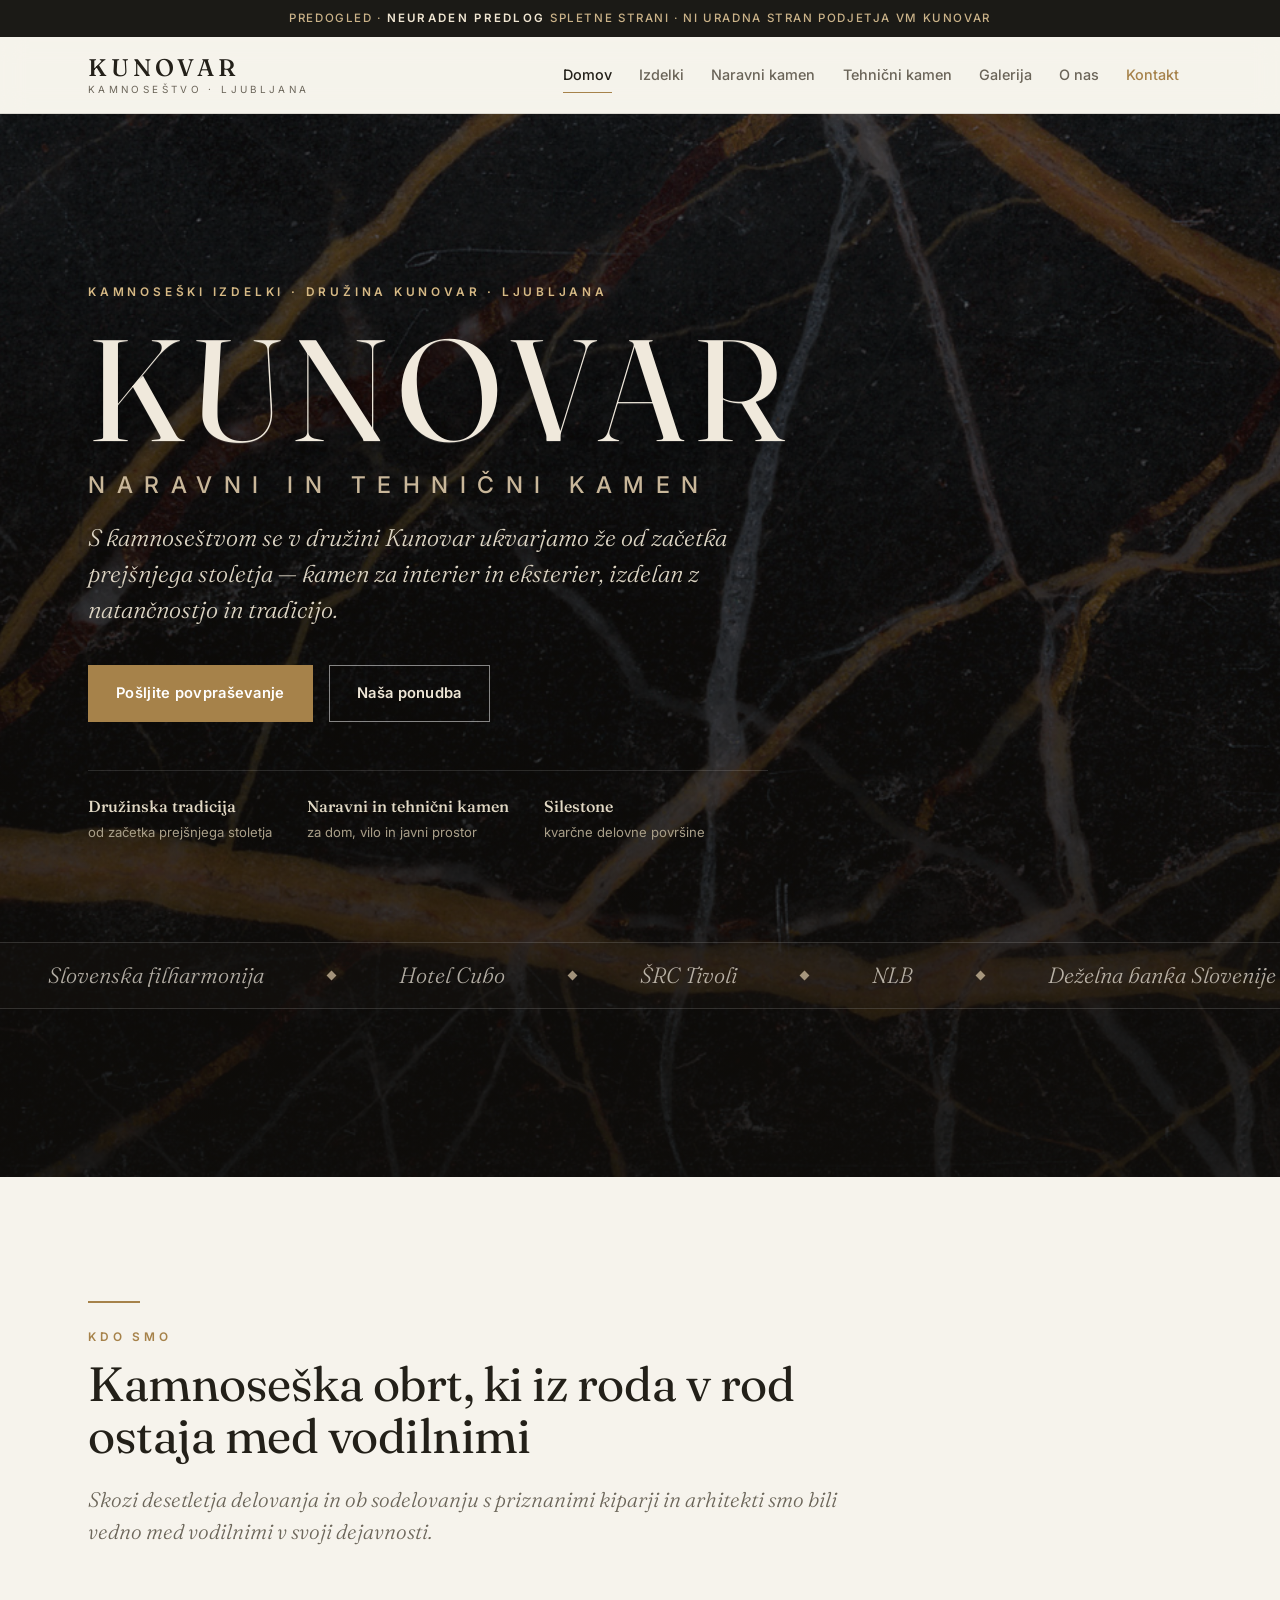
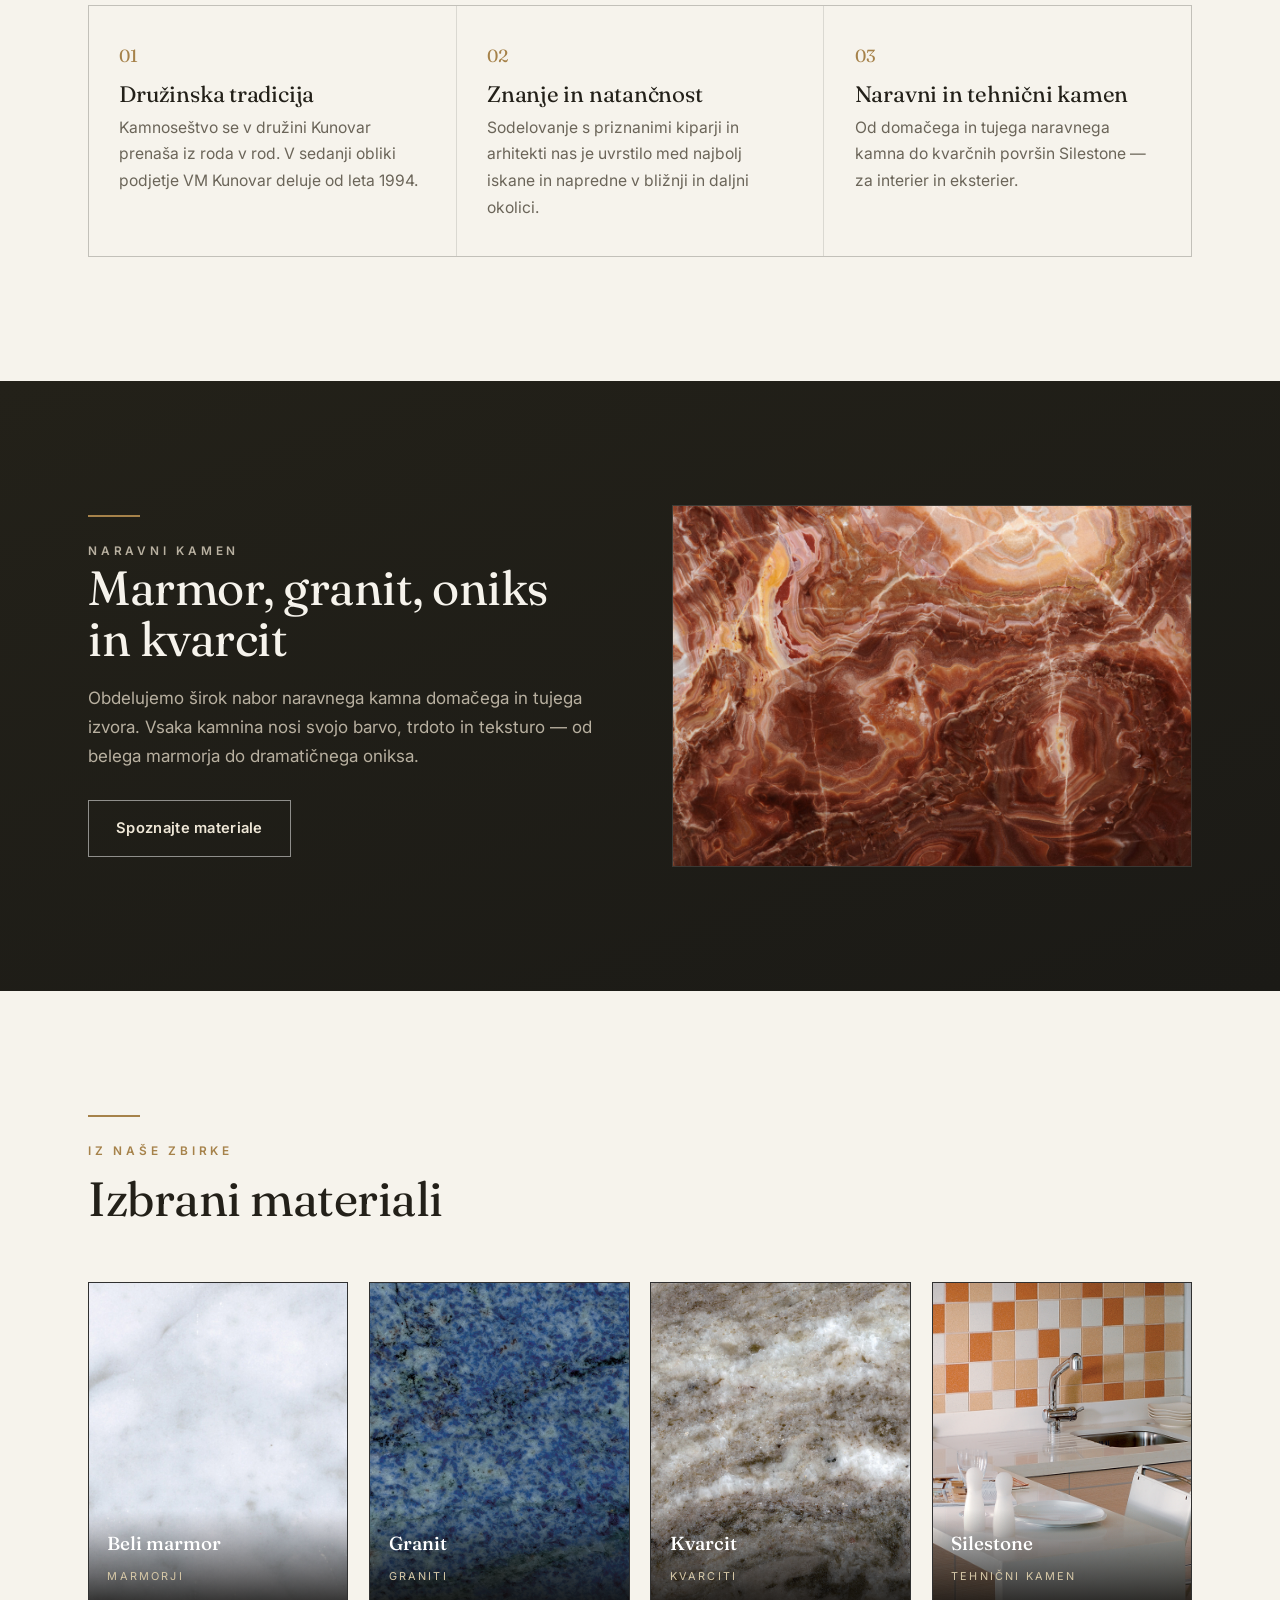
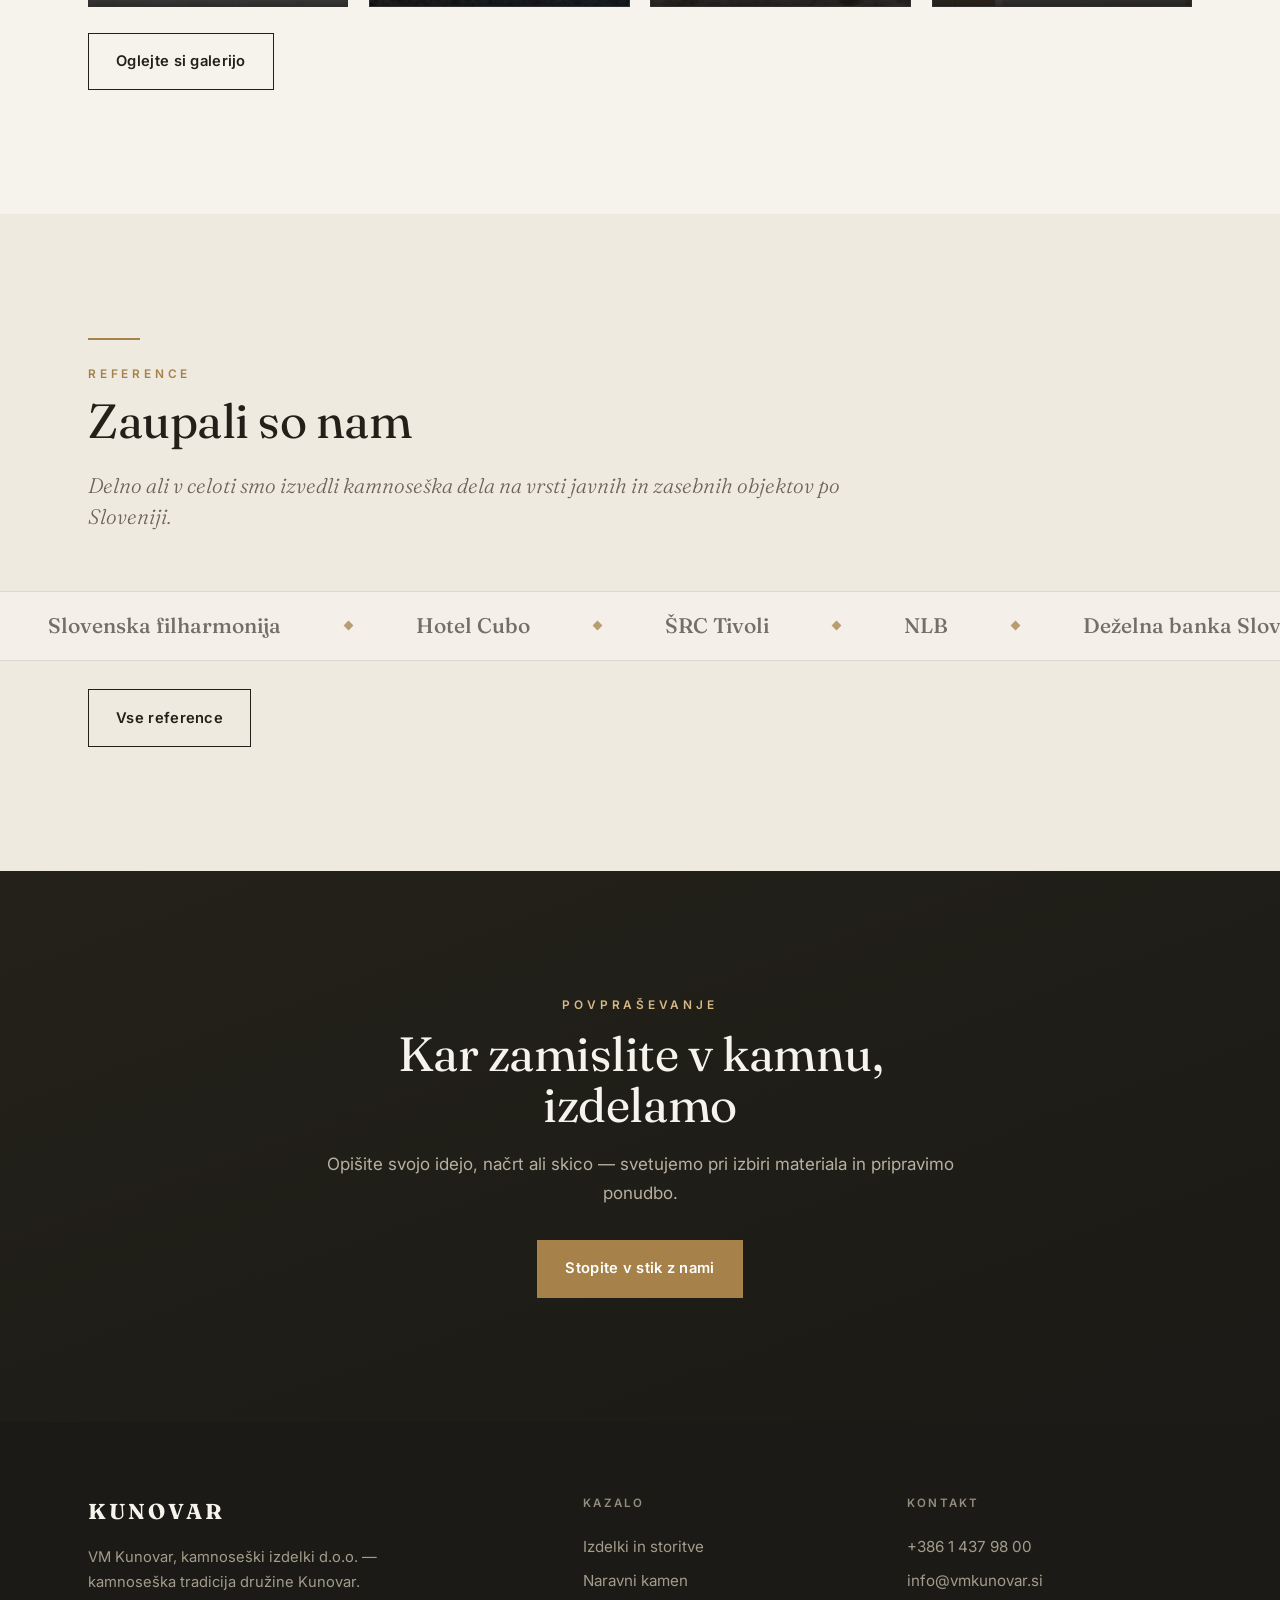
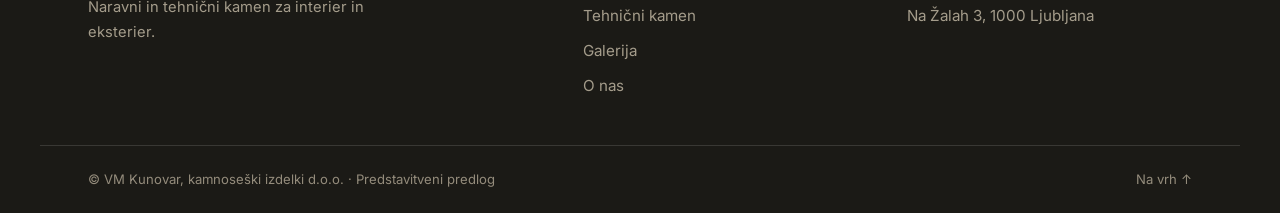
<file: index.html>
<!DOCTYPE html>
<html lang="sl">
<head>
<meta charset="UTF-8">
<meta name="viewport" content="width=device-width, initial-scale=1.0">
<title>VM Kunovar — kamnoseški izdelki | Naravni in tehnični kamen, Ljubljana</title>
<meta name="description" content="Kamnoseštvo družine Kunovar iz Ljubljane. Naravni in tehnični kamen za interier in eksterier: pulti, obloge, stopnice, nagrobniki. Silestone.">
<link rel="preconnect" href="https://fonts.googleapis.com"><link rel="preconnect" href="https://fonts.gstatic.com" crossorigin>
<link href="https://fonts.googleapis.com/css2?family=Fraunces:opsz,wght@9..144,300;9..144,400;9..144,500;9..144,600&family=Inter:wght@400;500;600&display=swap" rel="stylesheet">
<link rel="stylesheet" href="styles.css">
<style>
  .hero-inner{z-index:2}
  .hero-reference-banner{
    position:relative;
    z-index:2;
    width:100vw;
    margin-top:6.2rem;
    margin-left:calc(50% - 50vw);
    overflow:hidden;
    border-block:1px solid rgba(255,255,255,.14);
    background:rgba(27,26,22,.26);
    pointer-events:none;
  }
  .hero-reference-track{
    display:flex;
    width:max-content;
    animation:hero-reference-scroll 34s linear infinite;
  }
  .hero-reference-list{
    display:flex;
    align-items:center;
    gap:clamp(2.2rem,5vw,4.8rem);
    padding:.85rem clamp(1.5rem,4vw,3rem);
    font-family:var(--serif);
    font-size:clamp(1.02rem,1.8vw,1.38rem);
    font-style:italic;
    font-weight:300;
    color:rgba(240,233,220,.72);
    white-space:nowrap;
  }
  .hero-reference-list span{display:inline-flex;align-items:center;gap:clamp(2.2rem,5vw,4.8rem)}
  .hero-reference-list span::after{
    content:"";
    width:7px;
    height:7px;
    flex:0 0 7px;
    background:#c9b79a;
    transform:rotate(45deg);
    opacity:.78;
  }
  .section-reference-banner{
    width:100vw;
    margin-left:calc(50% - 50vw);
    overflow:hidden;
    border-block:1px solid rgba(35,32,25,.12);
    background:rgba(255,255,255,.28);
  }
  .section-reference-track{
    display:flex;
    width:max-content;
    animation:hero-reference-scroll 34s linear infinite;
  }
  .section-reference-list{
    display:flex;
    align-items:center;
    gap:clamp(2.2rem,5vw,4.8rem);
    padding:1rem clamp(1.5rem,4vw,3rem);
    font-family:var(--serif);
    font-size:clamp(1.08rem,1.65vw,1.36rem);
    font-weight:500;
    color:rgba(35,32,25,.62);
    white-space:nowrap;
  }
  .section-reference-list span{display:inline-flex;align-items:center;gap:clamp(2.2rem,5vw,4.8rem)}
  .section-reference-list span::after{
    content:"";
    width:7px;
    height:7px;
    flex:0 0 7px;
    background:var(--brass);
    transform:rotate(45deg);
    opacity:.75;
  }
  @keyframes hero-reference-scroll{
    from{transform:translateX(0)}
    to{transform:translateX(-50%)}
  }
  @media(max-width:620px){
    .hero-reference-banner{margin-top:4.2rem}
    .hero-reference-list{font-size:.98rem;padding-block:.7rem}
    .section-reference-list{font-size:1rem;padding-block:.8rem}
  }
  @media(prefers-reduced-motion:reduce){
    .hero-reference-track,.section-reference-track{animation:none;transform:translateX(0)}
  }
</style>
</head>
<body>

<div class="demo-top">Predogled · <b>Neuraden predlog</b> spletne strani · ni uradna stran podjetja VM Kunovar</div>

<header class="site-header">
  <div class="wrap header-inner">
    <a class="brand" href="index.html"><b>KUNOVAR</b><span>Kamnoseštvo · Ljubljana</span></a>
    <nav class="nav" id="nav">
      <a class="active" href="index.html">Domov</a>
      <a href="izdelki.html">Izdelki</a>
      <a href="naravni-kamen.html">Naravni kamen</a>
      <a href="tehnicni-kamen.html">Tehnični kamen</a>
      <a href="galerija.html">Galerija</a>
      <a href="o-nas.html">O nas</a>
      <a class="nav-cta" href="kontakt.html">Kontakt</a>
    </nav>
    <button class="nav-toggle" id="navToggle" aria-label="Meni" aria-expanded="false" aria-controls="nav"><span></span><span></span><span></span></button>
  </div>
</header>

<main>
  <!-- HERO -->
  <section class="hero">
    <div class="hero-bg" style="background-image:url('images/marmor-blackgold.jpg')"></div>
    <div class="wrap hero-inner">
      <p class="eyebrow reveal">Kamnoseški izdelki · Družina Kunovar · Ljubljana</p>
      <div class="hero-mark reveal">KUNOVAR<small>Naravni in tehnični kamen</small></div>
      <p class="hero-sub reveal">S kamnoseštvom se v družini Kunovar ukvarjamo že od začetka prejšnjega stoletja — kamen za interier in eksterier, izdelan z natančnostjo in tradicijo.</p>
      <div class="hero-actions reveal">
        <a class="btn btn-primary" href="kontakt.html">Pošljite povpraševanje</a>
        <a class="btn btn-line" href="izdelki.html">Naša ponudba</a>
      </div>
      <div class="hero-meta reveal">
        <div><b>Družinska tradicija</b><br>od začetka prejšnjega stoletja</div>
        <div><b>Naravni in tehnični kamen</b><br>za dom, vilo in javni prostor</div>
        <div><b>Silestone</b><br>kvarčne delovne površine</div>
      </div>
      <div class="hero-reference-banner" aria-label="Izbrane reference">
        <div class="hero-reference-track">
          <div class="hero-reference-list">
            <span>Slovenska filharmonija</span>
            <span>Hotel Cubo</span>
            <span>ŠRC Tivoli</span>
            <span>NLB</span>
            <span>Deželna banka Slovenije</span>
            <span>Razstavni salon Mercedes-Benz</span>
            <span>Plečnikova cvetličarna Žale</span>
            <span>Vile v Portorožu</span>
          </div>
          <div class="hero-reference-list" aria-hidden="true">
            <span>Slovenska filharmonija</span>
            <span>Hotel Cubo</span>
            <span>ŠRC Tivoli</span>
            <span>NLB</span>
            <span>Deželna banka Slovenije</span>
            <span>Razstavni salon Mercedes-Benz</span>
            <span>Plečnikova cvetličarna Žale</span>
            <span>Vile v Portorožu</span>
          </div>
        </div>
      </div>
    </div>
  </section>

  <!-- INTRO / VALUES -->
  <section class="band">
    <div class="wrap">
      <div class="sec-head reveal">
        <div class="rule"></div>
        <p class="eyebrow">Kdo smo</p>
        <h2 class="section-title">Kamnoseška obrt, ki iz roda v rod<br>ostaja med vodilnimi</h2>
        <p class="lead" style="margin-top:1.4rem">Skozi desetletja delovanja in ob sodelovanju s priznanimi kiparji in arhitekti smo bili vedno med vodilnimi v svoji dejavnosti.</p>
      </div>
      <div class="values">
        <div class="value reveal"><span class="no">01</span><h3>Družinska tradicija</h3><p>Kamnoseštvo se v družini Kunovar prenaša iz roda v rod. V sedanji obliki podjetje VM Kunovar deluje od leta 1994.</p></div>
        <div class="value reveal"><span class="no">02</span><h3>Znanje in natančnost</h3><p>Sodelovanje s priznanimi kiparji in arhitekti nas je uvrstilo med najbolj iskane in napredne v bližnji in daljni okolici.</p></div>
        <div class="value reveal"><span class="no">03</span><h3>Naravni in tehnični kamen</h3><p>Od domačega in tujega naravnega kamna do kvarčnih površin Silestone — za interier in eksterier.</p></div>
      </div>
    </div>
  </section>

  <!-- FEATURE: naravni kamen -->
  <section class="band band-dark">
    <div class="wrap split">
      <div class="txt reveal">
        <div class="rule"></div>
        <p class="eyebrow">Naravni kamen</p>
        <h2 class="section-title">Marmor, granit, oniks<br>in kvarcit</h2>
        <p style="margin-top:1.2rem">Obdelujemo širok nabor naravnega kamna domačega in tujega izvora. Vsaka kamnina nosi svojo barvo, trdoto in teksturo — od belega marmorja do dramatičnega oniksa.</p>
        <a class="btn btn-line" style="margin-top:1.8rem;color:#efe7d7;border-color:rgba(255,255,255,.5)" href="naravni-kamen.html">Spoznajte materiale</a>
      </div>
      <div class="media reveal" style="overflow:hidden;border:1px solid var(--line-dark)">
        <img src="images/onyx-ametista.jpg" alt="Oniks — naravni kamen" style="width:100%;height:100%;min-height:360px;object-fit:cover">
      </div>
    </div>
  </section>

  <!-- MATERIALS TEASER -->
  <section class="band">
    <div class="wrap">
      <div class="sec-head reveal">
        <div class="rule"></div>
        <p class="eyebrow">Iz naše zbirke</p>
        <h2 class="section-title">Izbrani materiali</h2>
      </div>
      <div class="tile-grid reveal">
        <a class="tile" href="naravni-kamen.html"><img src="images/marmor-carrara.jpg" alt="Beli marmor"><div class="cap"><b>Beli marmor</b><span>Marmorji</span></div></a>
        <a class="tile" href="naravni-kamen.html"><img src="images/granit-azulbahia.jpg" alt="Modri granit"><div class="cap"><b>Granit</b><span>Graniti</span></div></a>
        <a class="tile" href="naravni-kamen.html"><img src="images/kvarcit-fantasybrown.jpg" alt="Kvarcit"><div class="cap"><b>Kvarcit</b><span>Kvarciti</span></div></a>
        <a class="tile" href="tehnicni-kamen.html"><img src="images/silestone-blancozeus.jpg" alt="Silestone"><div class="cap"><b>Silestone</b><span>Tehnični kamen</span></div></a>
      </div>
      <p style="margin-top:1.6rem"><a class="btn btn-line" href="galerija.html">Oglejte si galerijo</a></p>
    </div>
  </section>

  <!-- REFERENCES -->
  <section class="band band-soft">
    <div class="wrap">
      <div class="sec-head reveal" style="max-width:820px">
        <div class="rule"></div>
        <p class="eyebrow">Reference</p>
        <h2 class="section-title">Zaupali so nam</h2>
        <p class="lead" style="margin-top:1.4rem">Delno ali v celoti smo izvedli kamnoseška dela na vrsti javnih in zasebnih objektov po Sloveniji.</p>
      </div>
      <div class="section-reference-banner reveal" aria-label="Reference">
        <div class="section-reference-track">
          <div class="section-reference-list">
            <span>Slovenska filharmonija</span>
            <span>Hotel Cubo</span>
            <span>ŠRC Tivoli</span>
            <span>NLB</span>
            <span>Deželna banka Slovenije</span>
            <span>Mercedes-Benz salon</span>
            <span>Plečnikova cvetličarna Žale</span>
            <span>VDC Cerknica</span>
            <span>Vile v Portorožu</span>
          </div>
          <div class="section-reference-list" aria-hidden="true">
            <span>Slovenska filharmonija</span>
            <span>Hotel Cubo</span>
            <span>ŠRC Tivoli</span>
            <span>NLB</span>
            <span>Deželna banka Slovenije</span>
            <span>Mercedes-Benz salon</span>
            <span>Plečnikova cvetličarna Žale</span>
            <span>VDC Cerknica</span>
            <span>Vile v Portorožu</span>
          </div>
        </div>
      </div>
      <p style="margin-top:1.8rem"><a class="btn btn-line" href="o-nas.html">Vse reference</a></p>
    </div>
  </section>

  <!-- CTA -->
  <section class="band band-dark" style="text-align:center">
    <div class="wrap">
      <div class="reveal" style="max-width:640px;margin-inline:auto">
        <p class="eyebrow" style="color:#d6b985">Povpraševanje</p>
        <h2 class="section-title" style="margin:.8rem 0 1.2rem">Kar zamislite v kamnu,<br>izdelamo</h2>
        <p style="margin-bottom:2rem">Opišite svojo idejo, načrt ali skico — svetujemo pri izbiri materiala in pripravimo ponudbo.</p>
        <a class="btn btn-primary" href="kontakt.html">Stopite v stik z nami</a>
      </div>
    </div>
  </section>
</main>

<footer class="site-footer">
  <div class="wrap footer-grid">
    <div><b class="fbrand">KUNOVAR</b><p>VM Kunovar, kamnoseški izdelki d.o.o. — kamnoseška tradicija družine Kunovar. Naravni in tehnični kamen za interier in eksterier.</p></div>
    <div class="fcol"><h4>Kazalo</h4><a href="izdelki.html">Izdelki in storitve</a><a href="naravni-kamen.html">Naravni kamen</a><a href="tehnicni-kamen.html">Tehnični kamen</a><a href="galerija.html">Galerija</a><a href="o-nas.html">O nas</a></div>
    <div class="fcol"><h4>Kontakt</h4><a href="tel:+38614379800">+386 1 437 98 00</a><a href="mailto:info@vmkunovar.si">info@vmkunovar.si</a><span>Na Žalah 3, 1000 Ljubljana</span></div>
  </div>
  <div class="wrap footer-bottom"><span>© VM Kunovar, kamnoseški izdelki d.o.o. · Predstavitveni predlog</span><a href="index.html">Na vrh ↑</a></div>
</footer>

<script>
(function(){
  var t=document.getElementById('navToggle'),n=document.getElementById('nav');
  if(t){t.addEventListener('click',function(){var o=n.classList.toggle('open');t.setAttribute('aria-expanded',o?'true':'false');});n.addEventListener('click',function(e){if(e.target.closest('a')){n.classList.remove('open');t.setAttribute('aria-expanded','false');}});}
  var els=document.querySelectorAll('.reveal');
  if(!('IntersectionObserver'in window)||matchMedia('(prefers-reduced-motion: reduce)').matches){els.forEach(function(e){e.classList.add('vis');});}
  else{var io=new IntersectionObserver(function(en){en.forEach(function(x){if(x.isIntersecting){x.target.classList.add('vis');io.unobserve(x.target);}});},{threshold:.12,rootMargin:'0px 0px -8% 0px'});els.forEach(function(e){io.observe(e);});}
  var f=document.getElementById('form');
  if(f){f.addEventListener('submit',function(e){e.preventDefault();var note=document.getElementById('note');note.textContent='To je predstavitvena stran — obrazec ni aktiven in ne pošilja podatkov.';});}
})();
</script>
</body>
</html>
</file>
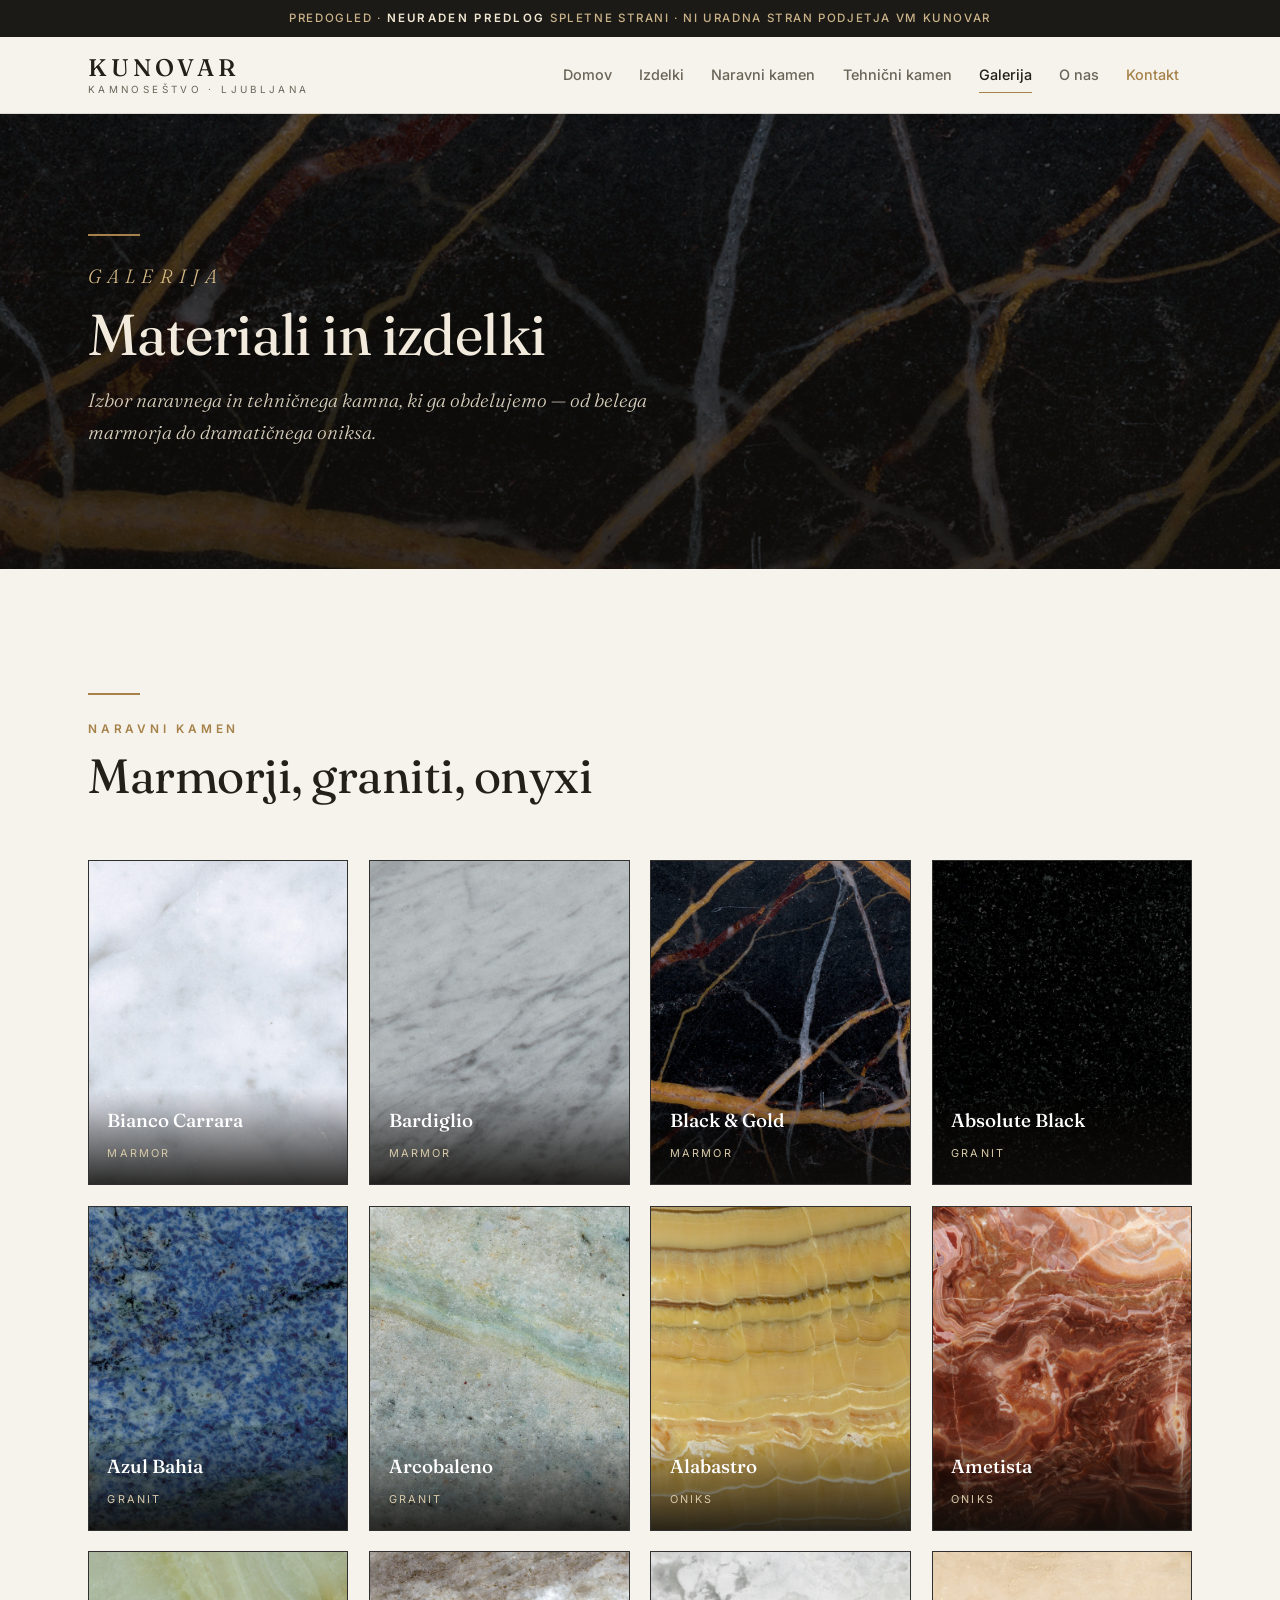
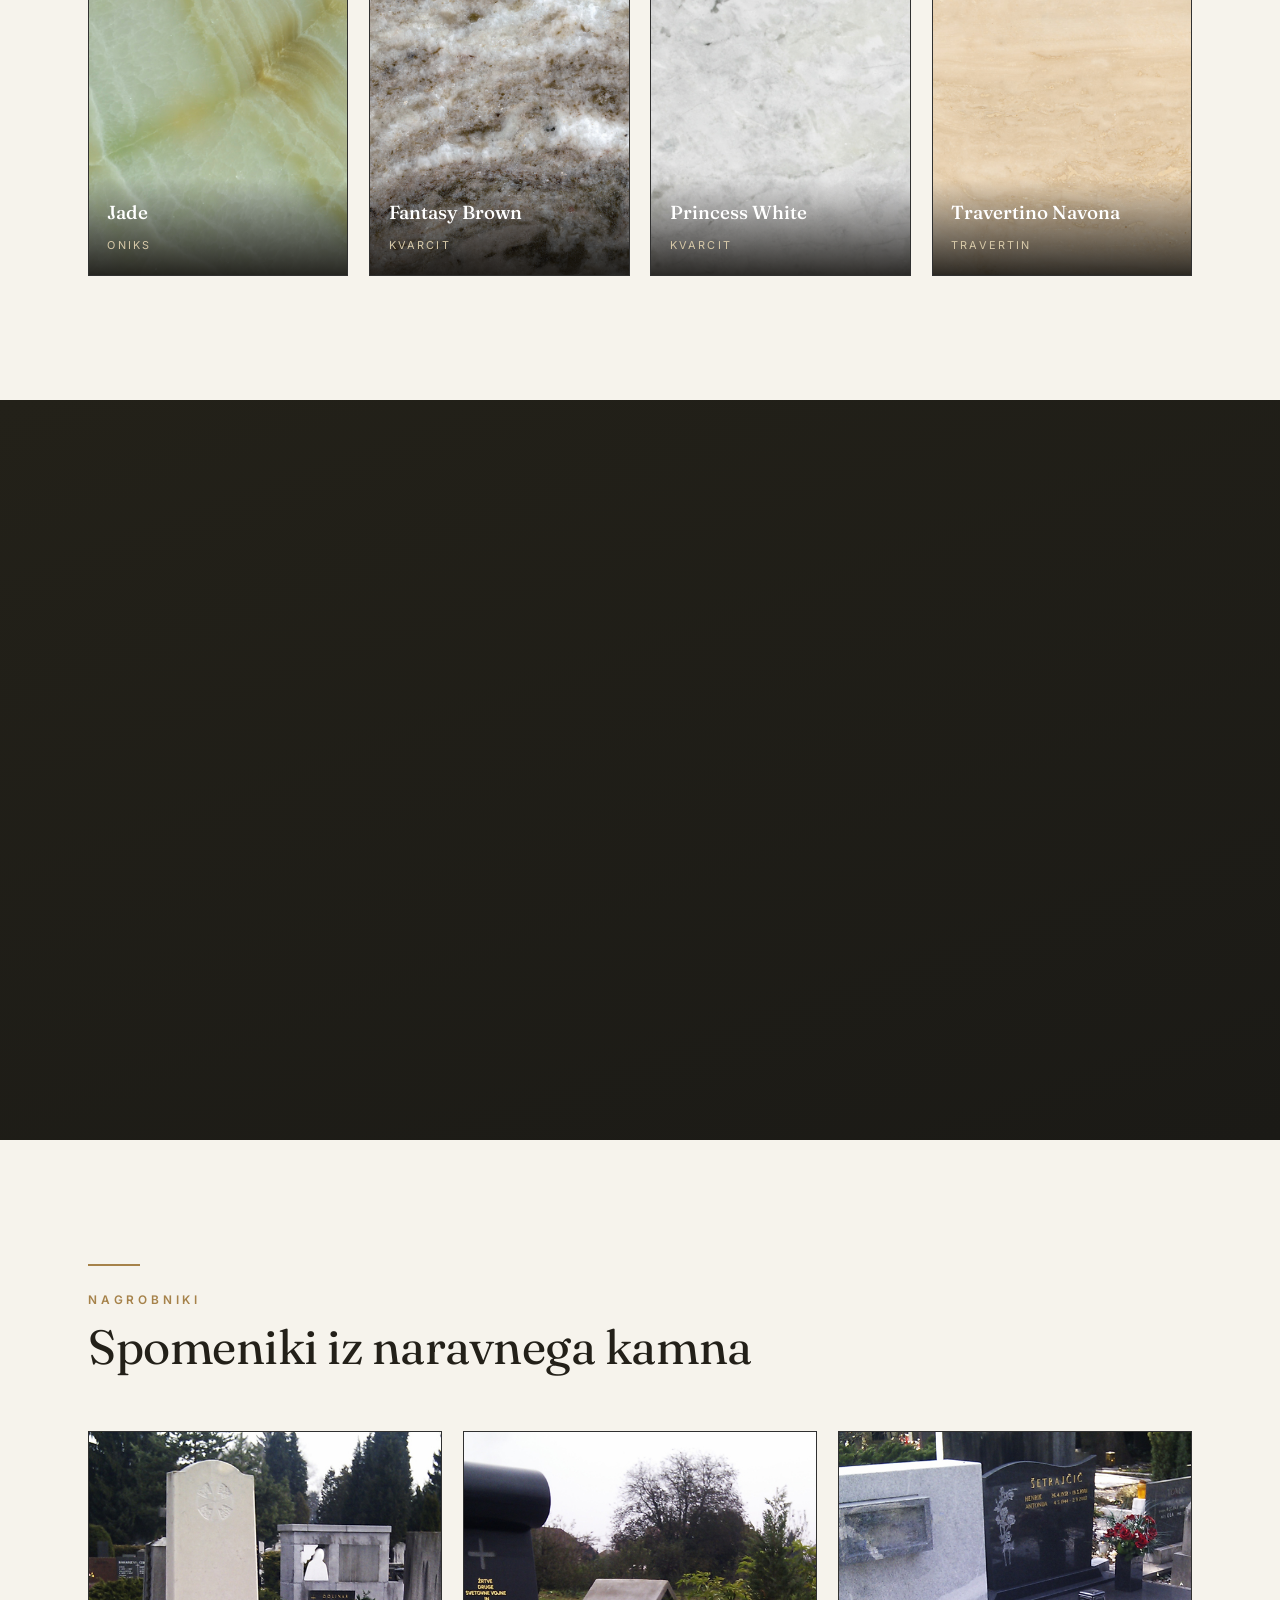
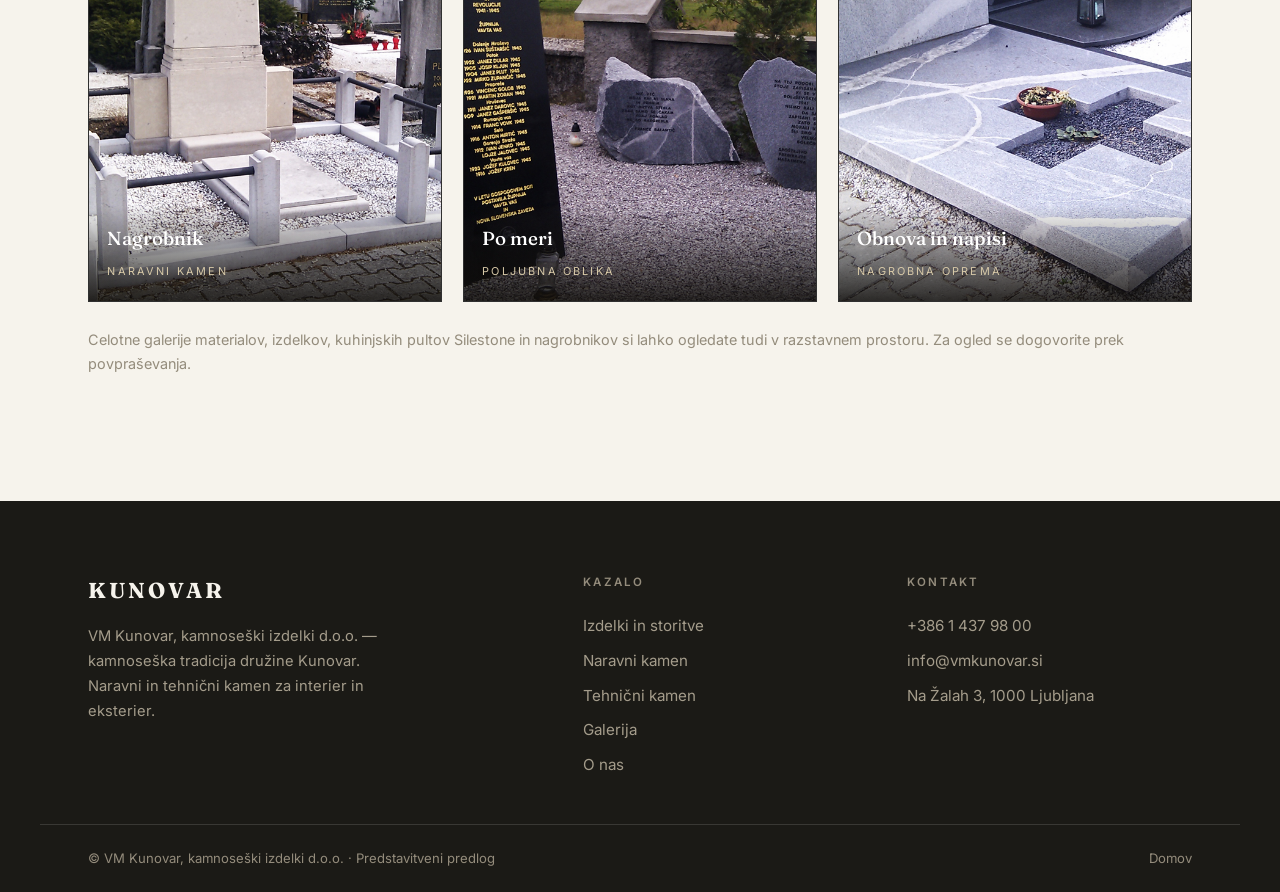
<file: galerija.html>
<!DOCTYPE html>
<html lang="sl">
<head>
<meta charset="UTF-8">
<meta name="viewport" content="width=device-width, initial-scale=1.0">
<title>Galerija — VM Kunovar | Materiali, kuhinjski pulti, nagrobniki</title>
<meta name="description" content="Galerija naravnega in tehničnega kamna: marmorji, graniti, onyxi, kvarciti, travertini, Silestone kuhinjski pulti in nagrobniki.">
<link rel="preconnect" href="https://fonts.googleapis.com"><link rel="preconnect" href="https://fonts.gstatic.com" crossorigin>
<link href="https://fonts.googleapis.com/css2?family=Fraunces:opsz,wght@9..144,300;9..144,400;9..144,500;9..144,600&family=Inter:wght@400;500;600&display=swap" rel="stylesheet">
<link rel="stylesheet" href="styles.css">
</head>
<body>

<div class="demo-top">Predogled · <b>Neuraden predlog</b> spletne strani · ni uradna stran podjetja VM Kunovar</div>

<header class="site-header">
  <div class="wrap header-inner">
    <a class="brand" href="index.html"><b>KUNOVAR</b><span>Kamnoseštvo · Ljubljana</span></a>
    <nav class="nav" id="nav">
      <a href="index.html">Domov</a>
      <a href="izdelki.html">Izdelki</a>
      <a href="naravni-kamen.html">Naravni kamen</a>
      <a href="tehnicni-kamen.html">Tehnični kamen</a>
      <a class="active" href="galerija.html">Galerija</a>
      <a href="o-nas.html">O nas</a>
      <a class="nav-cta" href="kontakt.html">Kontakt</a>
    </nav>
    <button class="nav-toggle" id="navToggle" aria-label="Meni" aria-expanded="false" aria-controls="nav"><span></span><span></span><span></span></button>
  </div>
</header>

<main>
  <section class="page-hero">
    <div class="hero-bg" style="background-image:url('images/marmor-blackgold.jpg')"></div>
    <div class="wrap inner">
      <div class="rule"></div>
      <p class="eyebrow">Galerija</p>
      <h1>Materiali in izdelki</h1>
      <p>Izbor naravnega in tehničnega kamna, ki ga obdelujemo — od belega marmorja do dramatičnega oniksa.</p>
    </div>
  </section>

  <section class="band">
    <div class="wrap">
      <div class="sec-head reveal"><div class="rule"></div><p class="eyebrow">Naravni kamen</p><h2 class="section-title">Marmorji, graniti, onyxi</h2></div>
      <div class="tile-grid reveal">
        <div class="tile"><img src="images/marmor-carrara.jpg" alt="Beli marmor Carrara"><div class="cap"><b>Bianco Carrara</b><span>Marmor</span></div></div>
        <div class="tile"><img src="images/marmor-bardiglio.jpg" alt="Sivi marmor Bardiglio"><div class="cap"><b>Bardiglio</b><span>Marmor</span></div></div>
        <div class="tile"><img src="images/marmor-blackgold.jpg" alt="Črni marmor z zlatimi žilami"><div class="cap"><b>Black &amp; Gold</b><span>Marmor</span></div></div>
        <div class="tile"><img src="images/granit-black.jpg" alt="Črni granit"><div class="cap"><b>Absolute Black</b><span>Granit</span></div></div>
        <div class="tile"><img src="images/granit-azulbahia.jpg" alt="Modri granit Azul Bahia"><div class="cap"><b>Azul Bahia</b><span>Granit</span></div></div>
        <div class="tile"><img src="images/granit-arcobaleno.jpg" alt="Granit Arcobaleno"><div class="cap"><b>Arcobaleno</b><span>Granit</span></div></div>
        <div class="tile"><img src="images/onyx-alabastro.jpg" alt="Oniks Alabastro"><div class="cap"><b>Alabastro</b><span>Oniks</span></div></div>
        <div class="tile"><img src="images/onyx-ametista.jpg" alt="Oniks Ametista"><div class="cap"><b>Ametista</b><span>Oniks</span></div></div>
        <div class="tile"><img src="images/onyx-jade.jpg" alt="Jade oniks"><div class="cap"><b>Jade</b><span>Oniks</span></div></div>
        <div class="tile"><img src="images/kvarcit-fantasybrown.jpg" alt="Kvarcit Fantasy Brown"><div class="cap"><b>Fantasy Brown</b><span>Kvarcit</span></div></div>
        <div class="tile"><img src="images/kvarcit-princesswhite.jpg" alt="Kvarcit Princess White"><div class="cap"><b>Princess White</b><span>Kvarcit</span></div></div>
        <div class="tile"><img src="images/travertin-navona.jpg" alt="Travertin Navona"><div class="cap"><b>Travertino Navona</b><span>Travertin</span></div></div>
      </div>
    </div>
  </section>

  <section class="band band-dark">
    <div class="wrap">
      <div class="sec-head reveal"><div class="rule"></div><p class="eyebrow">Tehnični kamen</p><h2 class="section-title">Silestone — kvarčne površine</h2></div>
      <div class="tile-grid reveal">
        <div class="tile"><img src="images/silestone-blancozeus.jpg" alt="Silestone Blanco Zeus"><div class="cap"><b>Blanco Zeus</b><span>Silestone</span></div></div>
        <div class="tile"><img src="images/silestone-montblanc.jpg" alt="Silestone Mont Blanc"><div class="cap"><b>Mont Blanc</b><span>Silestone</span></div></div>
        <div class="tile"><img src="images/silestone-carbono.jpg" alt="Silestone Carbono"><div class="cap"><b>Carbono</b><span>Silestone</span></div></div>
        <div class="tile"><img src="images/silestone-rainforest.jpg" alt="Silestone Rainforest"><div class="cap"><b>Rainforest</b><span>Silestone</span></div></div>
      </div>
    </div>
  </section>

  <section class="band">
    <div class="wrap">
      <div class="sec-head reveal"><div class="rule"></div><p class="eyebrow">Nagrobniki</p><h2 class="section-title">Spomeniki iz naravnega kamna</h2></div>
      <div class="tile-grid cols3 reveal" style="grid-template-columns:repeat(3,1fr)">
        <div class="tile tall"><img src="images/spomenik-1.jpg" alt="Nagrobnik"><div class="cap"><b>Nagrobnik</b><span>Naravni kamen</span></div></div>
        <div class="tile tall"><img src="images/spomenik-2.jpg" alt="Nagrobnik po meri"><div class="cap"><b>Po meri</b><span>Poljubna oblika</span></div></div>
        <div class="tile tall"><img src="images/spomenik-3.jpg" alt="Obnova nagrobnika"><div class="cap"><b>Obnova in napisi</b><span>Nagrobna oprema</span></div></div>
      </div>
      <p class="mono-note" style="margin-top:1.6rem">Celotne galerije materialov, izdelkov, kuhinjskih pultov Silestone in nagrobnikov si lahko ogledate tudi v razstavnem prostoru. Za ogled se dogovorite prek povpraševanja.</p>
    </div>
  </section>
</main>

<footer class="site-footer">
  <div class="wrap footer-grid">
    <div><b class="fbrand">KUNOVAR</b><p>VM Kunovar, kamnoseški izdelki d.o.o. — kamnoseška tradicija družine Kunovar. Naravni in tehnični kamen za interier in eksterier.</p></div>
    <div class="fcol"><h4>Kazalo</h4><a href="izdelki.html">Izdelki in storitve</a><a href="naravni-kamen.html">Naravni kamen</a><a href="tehnicni-kamen.html">Tehnični kamen</a><a href="galerija.html">Galerija</a><a href="o-nas.html">O nas</a></div>
    <div class="fcol"><h4>Kontakt</h4><a href="tel:+38614379800">+386 1 437 98 00</a><a href="mailto:info@vmkunovar.si">info@vmkunovar.si</a><span>Na Žalah 3, 1000 Ljubljana</span></div>
  </div>
  <div class="wrap footer-bottom"><span>© VM Kunovar, kamnoseški izdelki d.o.o. · Predstavitveni predlog</span><a href="index.html">Domov</a></div>
</footer>

<script>
(function(){
  var t=document.getElementById('navToggle'),n=document.getElementById('nav');
  if(t){t.addEventListener('click',function(){var o=n.classList.toggle('open');t.setAttribute('aria-expanded',o?'true':'false');});n.addEventListener('click',function(e){if(e.target.closest('a')){n.classList.remove('open');t.setAttribute('aria-expanded','false');}});}
  var els=document.querySelectorAll('.reveal');
  if(!('IntersectionObserver'in window)||matchMedia('(prefers-reduced-motion: reduce)').matches){els.forEach(function(e){e.classList.add('vis');});}
  else{var io=new IntersectionObserver(function(en){en.forEach(function(x){if(x.isIntersecting){x.target.classList.add('vis');io.unobserve(x.target);}});},{threshold:.1,rootMargin:'0px 0px -6% 0px'});els.forEach(function(e){io.observe(e);});}
})();
</script>
</body>
</html>
</file>
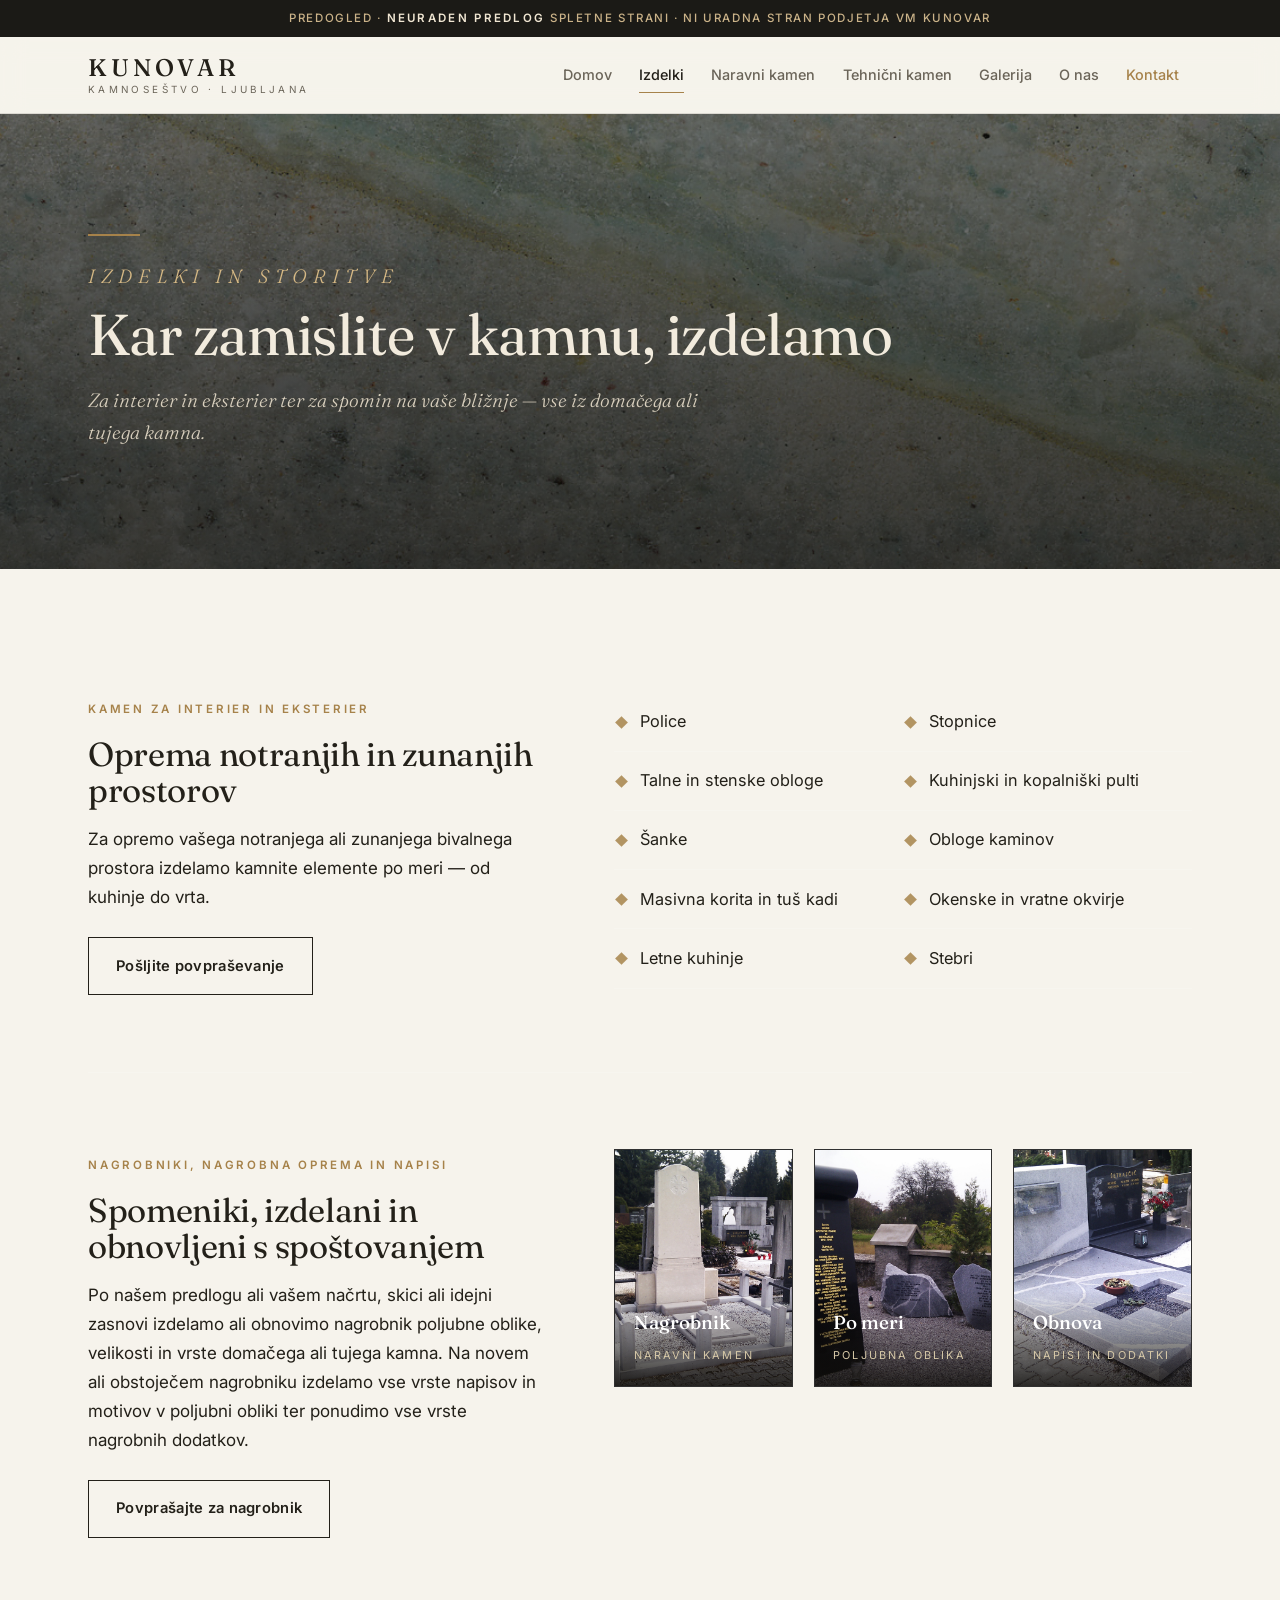
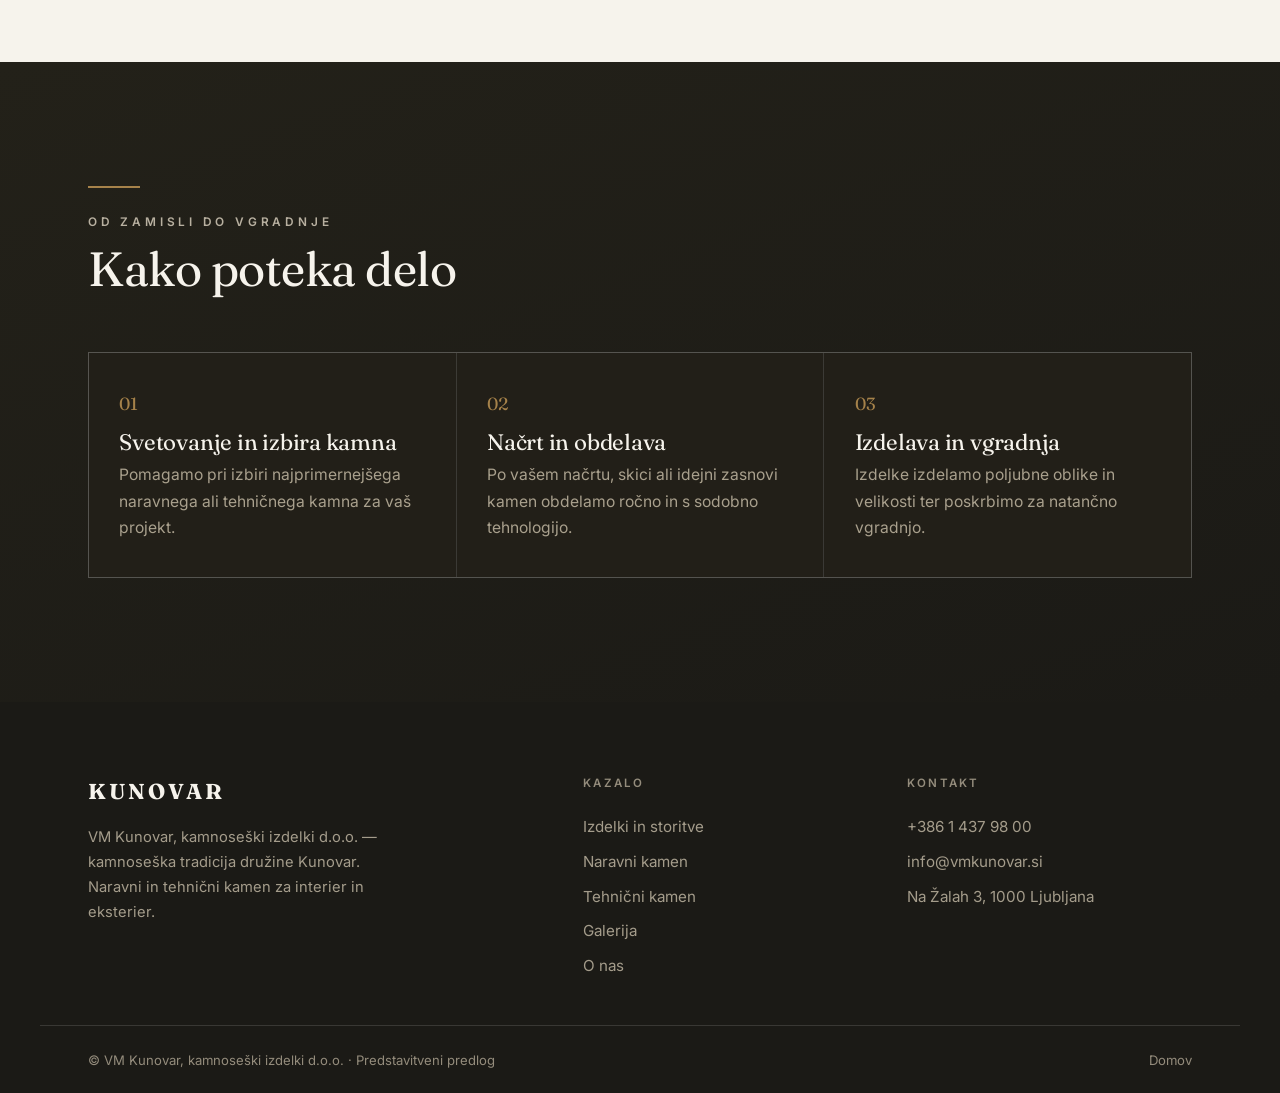
<file: izdelki.html>
<!DOCTYPE html>
<html lang="sl">
<head>
<meta charset="UTF-8">
<meta name="viewport" content="width=device-width, initial-scale=1.0">
<title>Izdelki in storitve — VM Kunovar | Kamen za interier, eksterier in nagrobniki</title>
<meta name="description" content="Kamnite police, stopnice, obloge, kuhinjski in kopalniški pulti, kamini, korita, stebri — ter nagrobniki, nagrobna oprema in napisi.">
<link rel="preconnect" href="https://fonts.googleapis.com"><link rel="preconnect" href="https://fonts.gstatic.com" crossorigin>
<link href="https://fonts.googleapis.com/css2?family=Fraunces:opsz,wght@9..144,300;9..144,400;9..144,500;9..144,600&family=Inter:wght@400;500;600&display=swap" rel="stylesheet">
<link rel="stylesheet" href="styles.css">
</head>
<body>

<div class="demo-top">Predogled · <b>Neuraden predlog</b> spletne strani · ni uradna stran podjetja VM Kunovar</div>

<header class="site-header">
  <div class="wrap header-inner">
    <a class="brand" href="index.html"><b>KUNOVAR</b><span>Kamnoseštvo · Ljubljana</span></a>
    <nav class="nav" id="nav">
      <a href="index.html">Domov</a>
      <a class="active" href="izdelki.html">Izdelki</a>
      <a href="naravni-kamen.html">Naravni kamen</a>
      <a href="tehnicni-kamen.html">Tehnični kamen</a>
      <a href="galerija.html">Galerija</a>
      <a href="o-nas.html">O nas</a>
      <a class="nav-cta" href="kontakt.html">Kontakt</a>
    </nav>
    <button class="nav-toggle" id="navToggle" aria-label="Meni" aria-expanded="false" aria-controls="nav"><span></span><span></span><span></span></button>
  </div>
</header>

<main>
  <section class="page-hero">
    <div class="hero-bg" style="background-image:url('images/granit-arcobaleno.jpg')"></div>
    <div class="wrap inner">
      <div class="rule"></div>
      <p class="eyebrow">Izdelki in storitve</p>
      <h1>Kar zamislite v kamnu, izdelamo</h1>
      <p>Za interier in eksterier ter za spomin na vaše bližnje — vse iz domačega ali tujega kamna.</p>
    </div>
  </section>

  <section class="band">
    <div class="wrap">

      <div class="prod-block">
        <div class="prod-intro reveal">
          <span class="tag">Kamen za interier in eksterier</span>
          <h3>Oprema notranjih in zunanjih prostorov</h3>
          <p>Za opremo vašega notranjega ali zunanjega bivalnega prostora izdelamo kamnite elemente po meri — od kuhinje do vrta.</p>
          <a class="btn btn-line" style="margin-top:1.6rem" href="kontakt.html">Pošljite povpraševanje</a>
        </div>
        <ul class="prod-list reveal">
          <li>Police</li>
          <li>Stopnice</li>
          <li>Talne in stenske obloge</li>
          <li>Kuhinjski in kopalniški pulti</li>
          <li>Šanke</li>
          <li>Obloge kaminov</li>
          <li>Masivna korita in tuš kadi</li>
          <li>Okenske in vratne okvirje</li>
          <li>Letne kuhinje</li>
          <li>Stebri</li>
        </ul>
      </div>

      <div class="prod-block">
        <div class="prod-intro reveal">
          <span class="tag">Nagrobniki, nagrobna oprema in napisi</span>
          <h3>Spomeniki, izdelani in obnovljeni s spoštovanjem</h3>
          <p>Po našem predlogu ali vašem načrtu, skici ali idejni zasnovi izdelamo ali obnovimo nagrobnik poljubne oblike, velikosti in vrste domačega ali tujega kamna. Na novem ali obstoječem nagrobniku izdelamo vse vrste napisov in motivov v poljubni obliki ter ponudimo vse vrste nagrobnih dodatkov.</p>
          <a class="btn btn-line" style="margin-top:1.6rem" href="kontakt.html">Povprašajte za nagrobnik</a>
        </div>
        <div class="tile-grid cols3 reveal" style="grid-template-columns:repeat(3,1fr);margin-top:0">
          <div class="tile tall"><img src="images/spomenik-1.jpg" alt="Nagrobnik iz naravnega kamna"><div class="cap"><b>Nagrobnik</b><span>Naravni kamen</span></div></div>
          <div class="tile tall"><img src="images/spomenik-2.jpg" alt="Nagrobnik po meri"><div class="cap"><b>Po meri</b><span>Poljubna oblika</span></div></div>
          <div class="tile tall"><img src="images/spomenik-3.jpg" alt="Obnova nagrobnika"><div class="cap"><b>Obnova</b><span>Napisi in dodatki</span></div></div>
        </div>
      </div>

    </div>
  </section>

  <!-- process -->
  <section class="band band-dark">
    <div class="wrap">
      <div class="sec-head reveal">
        <div class="rule"></div>
        <p class="eyebrow">Od zamisli do vgradnje</p>
        <h2 class="section-title">Kako poteka delo</h2>
      </div>
      <div class="values">
        <div class="value reveal"><span class="no">01</span><h3>Svetovanje in izbira kamna</h3><p>Pomagamo pri izbiri najprimernejšega naravnega ali tehničnega kamna za vaš projekt.</p></div>
        <div class="value reveal"><span class="no">02</span><h3>Načrt in obdelava</h3><p>Po vašem načrtu, skici ali idejni zasnovi kamen obdelamo ročno in s sodobno tehnologijo.</p></div>
        <div class="value reveal"><span class="no">03</span><h3>Izdelava in vgradnja</h3><p>Izdelke izdelamo poljubne oblike in velikosti ter poskrbimo za natančno vgradnjo.</p></div>
      </div>
    </div>
  </section>
</main>

<footer class="site-footer">
  <div class="wrap footer-grid">
    <div><b class="fbrand">KUNOVAR</b><p>VM Kunovar, kamnoseški izdelki d.o.o. — kamnoseška tradicija družine Kunovar. Naravni in tehnični kamen za interier in eksterier.</p></div>
    <div class="fcol"><h4>Kazalo</h4><a href="izdelki.html">Izdelki in storitve</a><a href="naravni-kamen.html">Naravni kamen</a><a href="tehnicni-kamen.html">Tehnični kamen</a><a href="galerija.html">Galerija</a><a href="o-nas.html">O nas</a></div>
    <div class="fcol"><h4>Kontakt</h4><a href="tel:+38614379800">+386 1 437 98 00</a><a href="mailto:info@vmkunovar.si">info@vmkunovar.si</a><span>Na Žalah 3, 1000 Ljubljana</span></div>
  </div>
  <div class="wrap footer-bottom"><span>© VM Kunovar, kamnoseški izdelki d.o.o. · Predstavitveni predlog</span><a href="index.html">Domov</a></div>
</footer>

<script>
(function(){
  var t=document.getElementById('navToggle'),n=document.getElementById('nav');
  if(t){t.addEventListener('click',function(){var o=n.classList.toggle('open');t.setAttribute('aria-expanded',o?'true':'false');});n.addEventListener('click',function(e){if(e.target.closest('a')){n.classList.remove('open');t.setAttribute('aria-expanded','false');}});}
  var els=document.querySelectorAll('.reveal');
  if(!('IntersectionObserver'in window)||matchMedia('(prefers-reduced-motion: reduce)').matches){els.forEach(function(e){e.classList.add('vis');});}
  else{var io=new IntersectionObserver(function(en){en.forEach(function(x){if(x.isIntersecting){x.target.classList.add('vis');io.unobserve(x.target);}});},{threshold:.12,rootMargin:'0px 0px -8% 0px'});els.forEach(function(e){io.observe(e);});}
})();
</script>
</body>
</html>
</file>
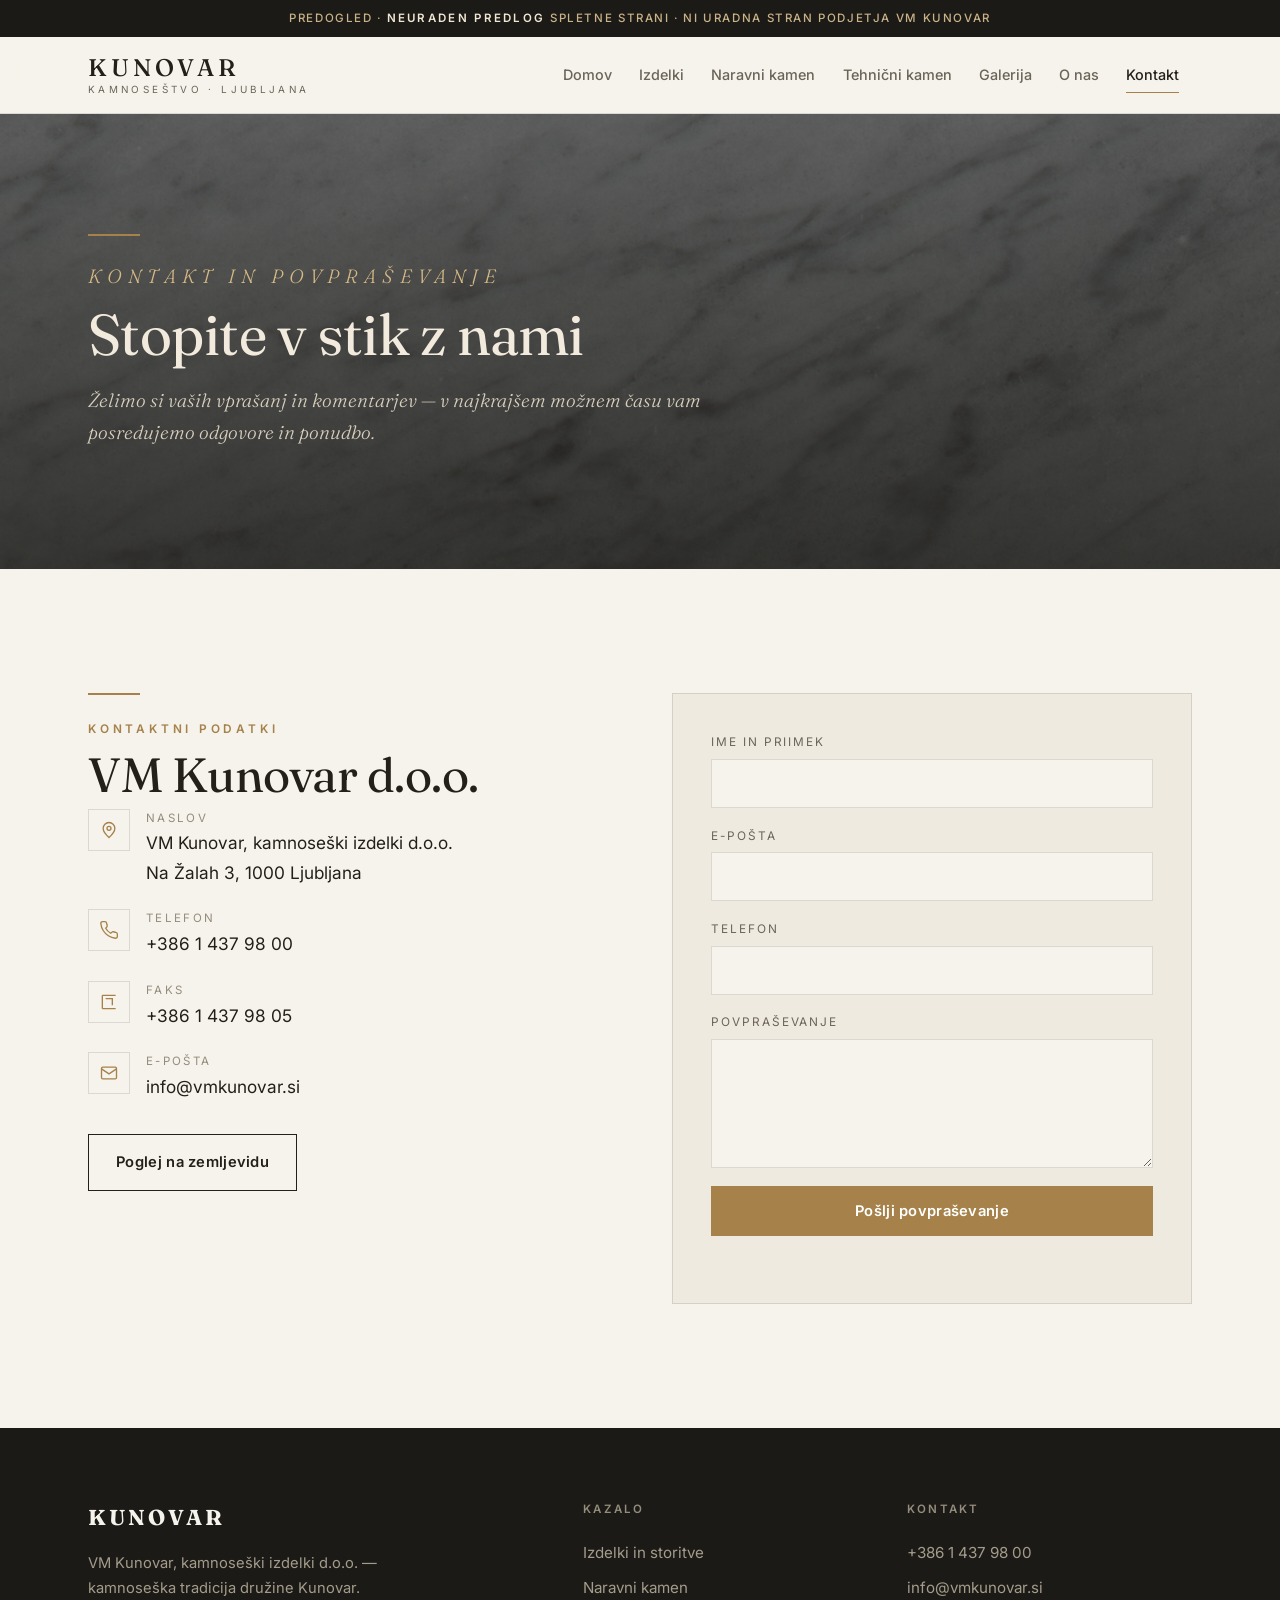
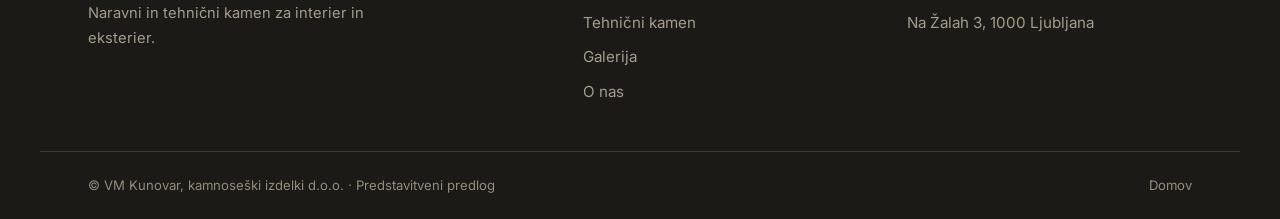
<file: kontakt.html>
<!DOCTYPE html>
<html lang="sl">
<head>
<meta charset="UTF-8">
<meta name="viewport" content="width=device-width, initial-scale=1.0">
<title>Kontakt in povpraševanje — VM Kunovar | Na Žalah 3, Ljubljana</title>
<meta name="description" content="Kontaktirajte VM Kunovar, kamnoseški izdelki d.o.o. — Na Žalah 3, 1000 Ljubljana. Telefon +386 1 437 98 00, e-pošta info@vmkunovar.si.">
<link rel="preconnect" href="https://fonts.googleapis.com"><link rel="preconnect" href="https://fonts.gstatic.com" crossorigin>
<link href="https://fonts.googleapis.com/css2?family=Fraunces:opsz,wght@9..144,300;9..144,400;9..144,500;9..144,600&family=Inter:wght@400;500;600&display=swap" rel="stylesheet">
<link rel="stylesheet" href="styles.css">
</head>
<body>

<div class="demo-top">Predogled · <b>Neuraden predlog</b> spletne strani · ni uradna stran podjetja VM Kunovar</div>

<header class="site-header">
  <div class="wrap header-inner">
    <a class="brand" href="index.html"><b>KUNOVAR</b><span>Kamnoseštvo · Ljubljana</span></a>
    <nav class="nav" id="nav">
      <a href="index.html">Domov</a>
      <a href="izdelki.html">Izdelki</a>
      <a href="naravni-kamen.html">Naravni kamen</a>
      <a href="tehnicni-kamen.html">Tehnični kamen</a>
      <a href="galerija.html">Galerija</a>
      <a href="o-nas.html">O nas</a>
      <a class="nav-cta active" href="kontakt.html">Kontakt</a>
    </nav>
    <button class="nav-toggle" id="navToggle" aria-label="Meni" aria-expanded="false" aria-controls="nav"><span></span><span></span><span></span></button>
  </div>
</header>

<main>
  <section class="page-hero">
    <div class="hero-bg" style="background-image:url('images/marmor-bardiglio.jpg')"></div>
    <div class="wrap inner">
      <div class="rule"></div>
      <p class="eyebrow">Kontakt in povpraševanje</p>
      <h1>Stopite v stik z nami</h1>
      <p>Želimo si vaših vprašanj in komentarjev — v najkrajšem možnem času vam posredujemo odgovore in ponudbo.</p>
    </div>
  </section>

  <section class="band">
    <div class="wrap contact-grid">
      <div class="reveal">
        <div class="rule"></div>
        <p class="eyebrow">Kontaktni podatki</p>
        <h2 class="section-title" style="margin:.6rem 0 .4rem">VM Kunovar d.o.o.</h2>
        <div class="contact-details">
          <div class="cd"><span class="ic"><svg viewBox="0 0 24 24" width="20" height="20" fill="none" stroke="currentColor" stroke-width="1.6"><path d="M12 21s-7-6-7-11a7 7 0 0114 0c0 5-7 11-7 11z"/><circle cx="12" cy="10" r="2.4"/></svg></span><div><div class="t">Naslov</div><div class="v">VM Kunovar, kamnoseški izdelki d.o.o.<br>Na Žalah 3, 1000 Ljubljana</div></div></div>
          <div class="cd"><span class="ic"><svg viewBox="0 0 24 24" width="20" height="20" fill="none" stroke="currentColor" stroke-width="1.6"><path d="M22 16.9v3a2 2 0 01-2.2 2 19.8 19.8 0 01-8.6-3 19.5 19.5 0 01-6-6 19.8 19.8 0 01-3-8.6A2 2 0 014.1 2h3a2 2 0 012 1.7c.1.9.4 1.8.7 2.7a2 2 0 01-.5 2.1L8 9.9a16 16 0 006 6l1.4-1.3a2 2 0 012.1-.5c.9.3 1.8.6 2.7.7a2 2 0 011.7 2z"/></svg></span><div><div class="t">Telefon</div><a class="v" href="tel:+38614379800">+386 1 437 98 00</a></div></div>
          <div class="cd"><span class="ic"><svg viewBox="0 0 24 24" width="20" height="20" fill="none" stroke="currentColor" stroke-width="1.6"><path d="M4 4h16M4 4v16M4 20h16"/><path d="M8 8h8v8"/></svg></span><div><div class="t">Faks</div><div class="v">+386 1 437 98 05</div></div></div>
          <div class="cd"><span class="ic"><svg viewBox="0 0 24 24" width="20" height="20" fill="none" stroke="currentColor" stroke-width="1.6"><rect x="3" y="5" width="18" height="14" rx="1.5"/><path d="M3 7l9 6 9-6"/></svg></span><div><div class="t">E-pošta</div><a class="v" href="mailto:info@vmkunovar.si">info@vmkunovar.si</a></div></div>
          <a class="btn btn-line" style="align-self:flex-start;margin-top:.6rem" href="https://www.google.si/maps/place/VM+Kunovar,+kamnose%C5%A1ki+izdelki+d.o.o." target="_blank" rel="noopener">Poglej na zemljevidu</a>
        </div>
      </div>

      <form class="form reveal" id="form" novalidate>
        <div class="field"><label for="f-ime">Ime in priimek</label><input id="f-ime" name="ime" type="text" autocomplete="name" required></div>
        <div class="field"><label for="f-mail">E-pošta</label><input id="f-mail" name="email" type="email" autocomplete="email" required></div>
        <div class="field"><label for="f-tel">Telefon</label><input id="f-tel" name="telefon" type="tel" autocomplete="tel"></div>
        <div class="field"><label for="f-txt">Povpraševanje</label><textarea id="f-txt" name="sporocilo" rows="5" required></textarea></div>
        <button class="btn btn-primary" type="submit" style="width:100%;justify-content:center">Pošlji povpraševanje</button>
        <p class="form-note" id="note" role="status"></p>
      </form>
    </div>
  </section>
</main>

<footer class="site-footer">
  <div class="wrap footer-grid">
    <div><b class="fbrand">KUNOVAR</b><p>VM Kunovar, kamnoseški izdelki d.o.o. — kamnoseška tradicija družine Kunovar. Naravni in tehnični kamen za interier in eksterier.</p></div>
    <div class="fcol"><h4>Kazalo</h4><a href="izdelki.html">Izdelki in storitve</a><a href="naravni-kamen.html">Naravni kamen</a><a href="tehnicni-kamen.html">Tehnični kamen</a><a href="galerija.html">Galerija</a><a href="o-nas.html">O nas</a></div>
    <div class="fcol"><h4>Kontakt</h4><a href="tel:+38614379800">+386 1 437 98 00</a><a href="mailto:info@vmkunovar.si">info@vmkunovar.si</a><span>Na Žalah 3, 1000 Ljubljana</span></div>
  </div>
  <div class="wrap footer-bottom"><span>© VM Kunovar, kamnoseški izdelki d.o.o. · Predstavitveni predlog</span><a href="index.html">Domov</a></div>
</footer>

<script>
(function(){
  var t=document.getElementById('navToggle'),n=document.getElementById('nav');
  if(t){t.addEventListener('click',function(){var o=n.classList.toggle('open');t.setAttribute('aria-expanded',o?'true':'false');});n.addEventListener('click',function(e){if(e.target.closest('a')){n.classList.remove('open');t.setAttribute('aria-expanded','false');}});}
  var els=document.querySelectorAll('.reveal');
  if(!('IntersectionObserver'in window)||matchMedia('(prefers-reduced-motion: reduce)').matches){els.forEach(function(e){e.classList.add('vis');});}
  else{var io=new IntersectionObserver(function(en){en.forEach(function(x){if(x.isIntersecting){x.target.classList.add('vis');io.unobserve(x.target);}});},{threshold:.1,rootMargin:'0px 0px -6% 0px'});els.forEach(function(e){io.observe(e);});}
  var f=document.getElementById('form'),note=document.getElementById('note');
  if(f){f.addEventListener('submit',function(e){
    e.preventDefault();
    var ime=f.ime.value.trim(),mail=f.email.value.trim(),tel=f.telefon.value.trim(),txt=f.sporocilo.value.trim();
    if(!ime||!mail||!txt){note.style.color='#a2503c';note.textContent='Prosimo, izpolnite ime, e-pošto in povpraševanje.';return;}
    if(!/^[^\s@]+@[^\s@]+\.[^\s@]+$/.test(mail)){note.style.color='#a2503c';note.textContent='Vnesite veljaven e-poštni naslov.';return;}
    var body='Ime in priimek: '+ime+'\nE-pošta: '+mail+'\nTelefon: '+(tel||'-')+'\n\nPovpraševanje:\n'+txt+'\n';
    window.location.href='mailto:info@vmkunovar.si?subject='+encodeURIComponent('Povpraševanje s spletne strani — '+ime)+'&body='+encodeURIComponent(body);
    note.style.color='#5a7d3c';note.textContent='Odpiramo vaš e-poštni program … če se ne odpre, nam pišite na info@vmkunovar.si.';f.reset();
  });}
})();
</script>
</body>
</html>
</file>
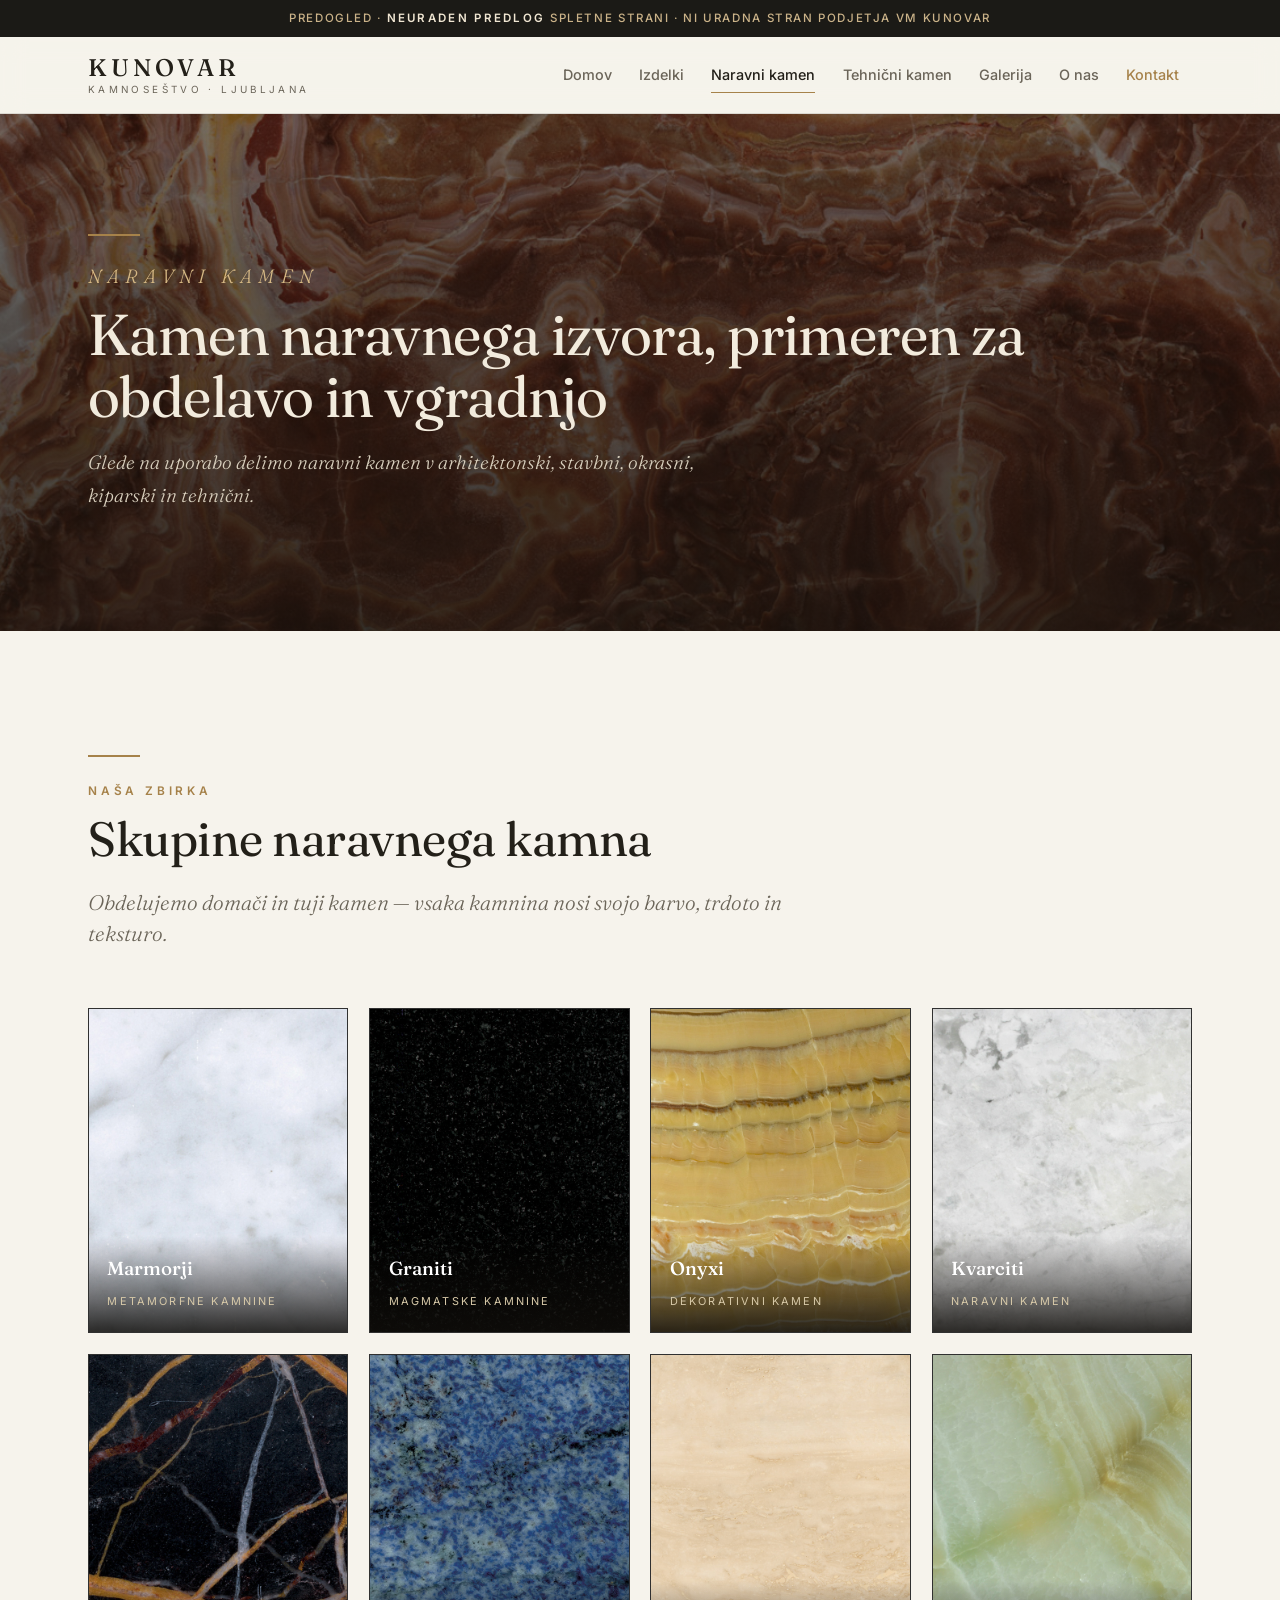
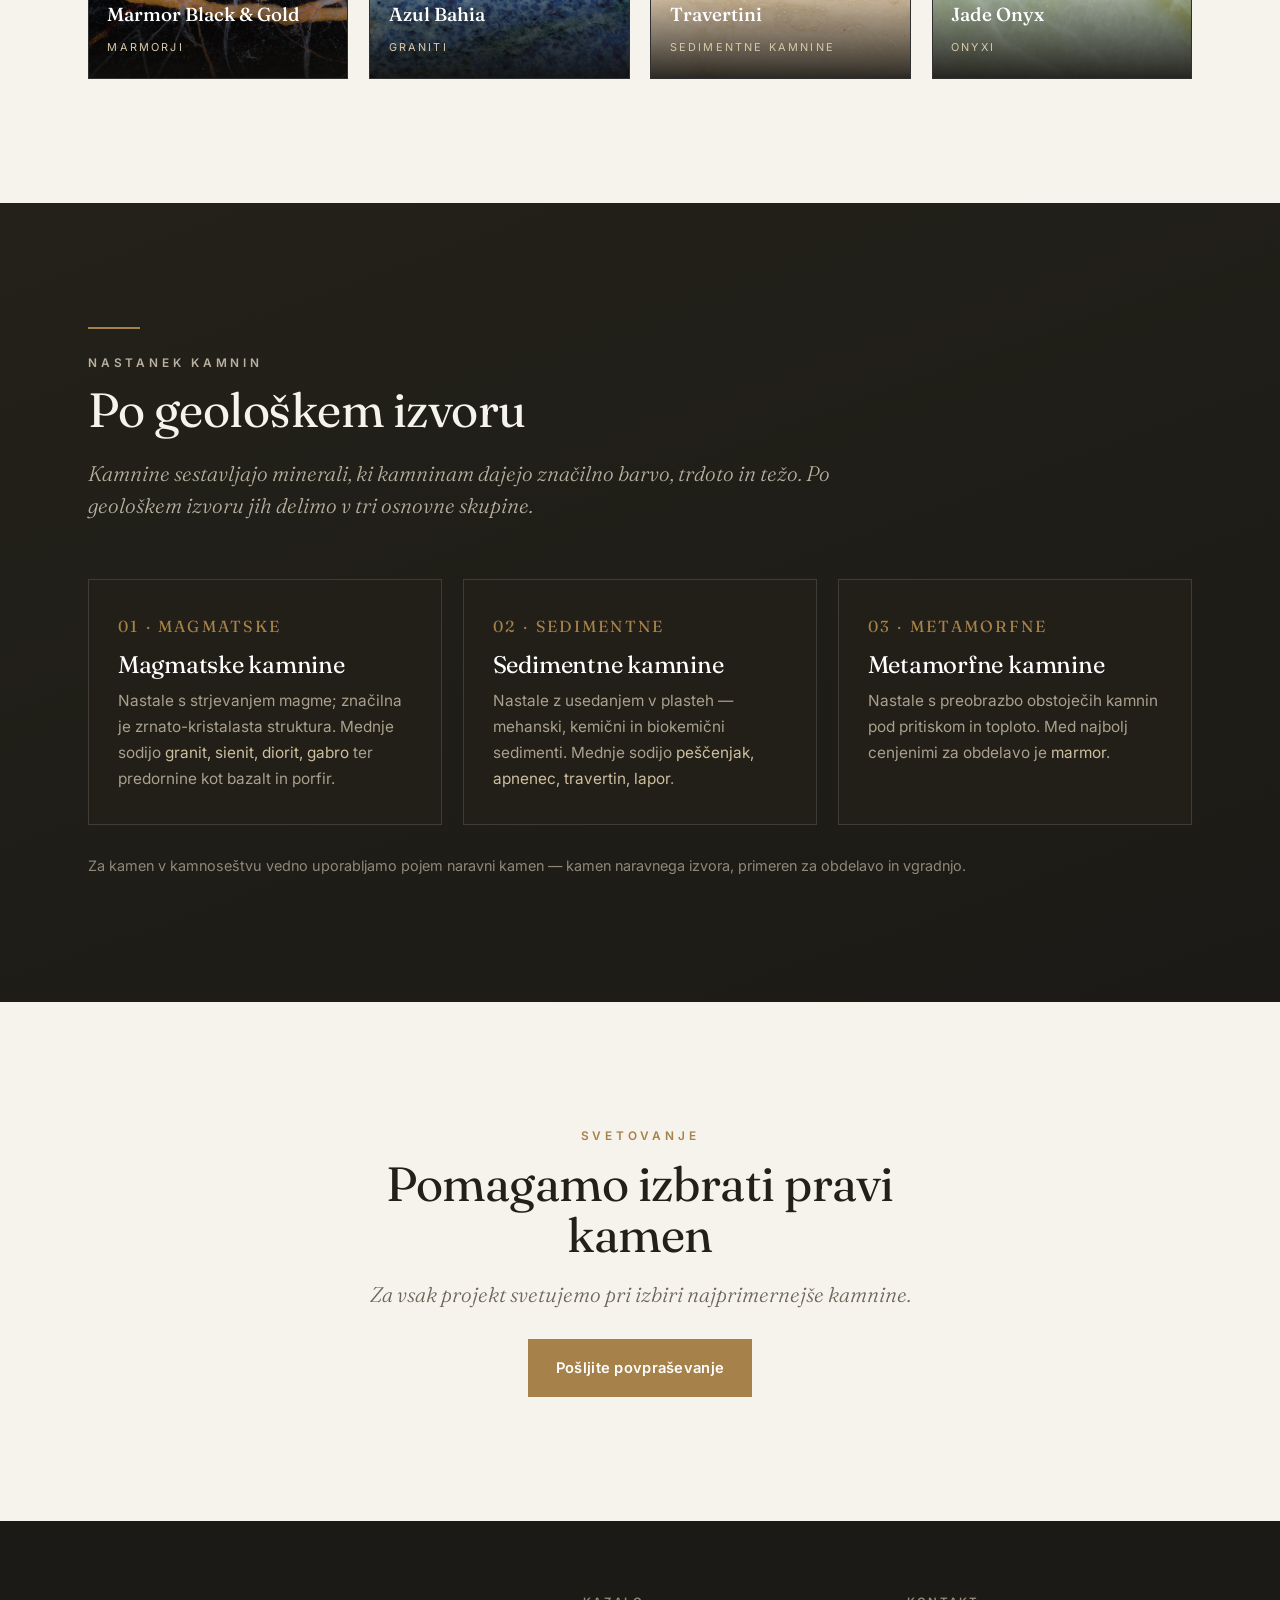
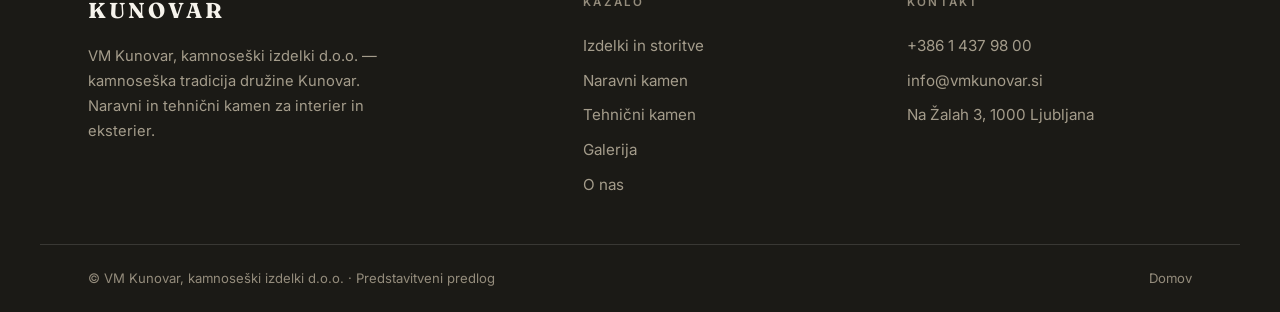
<file: naravni-kamen.html>
<!DOCTYPE html>
<html lang="sl">
<head>
<meta charset="UTF-8">
<meta name="viewport" content="width=device-width, initial-scale=1.0">
<title>Naravni kamen — VM Kunovar | Marmor, granit, oniks, kvarcit, travertin</title>
<meta name="description" content="Naravni kamen za obdelavo in vgradnjo: magmatske, sedimentne in metamorfne kamnine. Marmorji, graniti, kvarciti, onyxi, travertini.">
<link rel="preconnect" href="https://fonts.googleapis.com"><link rel="preconnect" href="https://fonts.gstatic.com" crossorigin>
<link href="https://fonts.googleapis.com/css2?family=Fraunces:opsz,wght@9..144,300;9..144,400;9..144,500;9..144,600&family=Inter:wght@400;500;600&display=swap" rel="stylesheet">
<link rel="stylesheet" href="styles.css">
</head>
<body>

<div class="demo-top">Predogled · <b>Neuraden predlog</b> spletne strani · ni uradna stran podjetja VM Kunovar</div>

<header class="site-header">
  <div class="wrap header-inner">
    <a class="brand" href="index.html"><b>KUNOVAR</b><span>Kamnoseštvo · Ljubljana</span></a>
    <nav class="nav" id="nav">
      <a href="index.html">Domov</a>
      <a href="izdelki.html">Izdelki</a>
      <a class="active" href="naravni-kamen.html">Naravni kamen</a>
      <a href="tehnicni-kamen.html">Tehnični kamen</a>
      <a href="galerija.html">Galerija</a>
      <a href="o-nas.html">O nas</a>
      <a class="nav-cta" href="kontakt.html">Kontakt</a>
    </nav>
    <button class="nav-toggle" id="navToggle" aria-label="Meni" aria-expanded="false" aria-controls="nav"><span></span><span></span><span></span></button>
  </div>
</header>

<main>
  <section class="page-hero">
    <div class="hero-bg" style="background-image:url('images/onyx-ametista.jpg')"></div>
    <div class="wrap inner">
      <div class="rule"></div>
      <p class="eyebrow">Naravni kamen</p>
      <h1>Kamen naravnega izvora, primeren za obdelavo in vgradnjo</h1>
      <p>Glede na uporabo delimo naravni kamen v arhitektonski, stavbni, okrasni, kiparski in tehnični.</p>
    </div>
  </section>

  <!-- material families (real photos) -->
  <section class="band">
    <div class="wrap">
      <div class="sec-head reveal">
        <div class="rule"></div>
        <p class="eyebrow">Naša zbirka</p>
        <h2 class="section-title">Skupine naravnega kamna</h2>
        <p class="lead" style="margin-top:1.4rem">Obdelujemo domači in tuji kamen — vsaka kamnina nosi svojo barvo, trdoto in teksturo.</p>
      </div>
      <div class="tile-grid reveal">
        <div class="tile"><img src="images/marmor-carrara.jpg" alt="Beli marmor"><div class="cap"><b>Marmorji</b><span>Metamorfne kamnine</span></div></div>
        <div class="tile"><img src="images/granit-black.jpg" alt="Črni granit"><div class="cap"><b>Graniti</b><span>Magmatske kamnine</span></div></div>
        <div class="tile"><img src="images/onyx-alabastro.jpg" alt="Oniks"><div class="cap"><b>Onyxi</b><span>Dekorativni kamen</span></div></div>
        <div class="tile"><img src="images/kvarcit-princesswhite.jpg" alt="Kvarcit"><div class="cap"><b>Kvarciti</b><span>Naravni kamen</span></div></div>
        <div class="tile"><img src="images/marmor-blackgold.jpg" alt="Črni marmor z zlatimi žilami"><div class="cap"><b>Marmor Black &amp; Gold</b><span>Marmorji</span></div></div>
        <div class="tile"><img src="images/granit-azulbahia.jpg" alt="Modri granit"><div class="cap"><b>Azul Bahia</b><span>Graniti</span></div></div>
        <div class="tile"><img src="images/travertin-navona.jpg" alt="Travertin"><div class="cap"><b>Travertini</b><span>Sedimentne kamnine</span></div></div>
        <div class="tile"><img src="images/onyx-jade.jpg" alt="Jade oniks"><div class="cap"><b>Jade Onyx</b><span>Onyxi</span></div></div>
      </div>
    </div>
  </section>

  <!-- geology (their own content) -->
  <section class="band band-dark">
    <div class="wrap">
      <div class="sec-head reveal">
        <div class="rule"></div>
        <p class="eyebrow">Nastanek kamnin</p>
        <h2 class="section-title">Po geološkem izvoru</h2>
        <p class="lead" style="margin-top:1.4rem">Kamnine sestavljajo minerali, ki kamninam dajejo značilno barvo, trdoto in težo. Po geološkem izvoru jih delimo v tri osnovne skupine.</p>
      </div>
      <div class="geo-grid">
        <div class="geo reveal" style="background:#221f18;border-color:var(--line-dark)"><span class="k">01 · Magmatske</span><h3 style="color:#fff">Magmatske kamnine</h3><p style="color:#a9a08d">Nastale s strjevanjem magme; značilna je zrnato-kristalasta struktura. Mednje sodijo <span style="color:#cdbf9e">granit, sienit, diorit, gabro</span> ter predornine kot bazalt in porfir.</p></div>
        <div class="geo reveal" style="background:#221f18;border-color:var(--line-dark)"><span class="k">02 · Sedimentne</span><h3 style="color:#fff">Sedimentne kamnine</h3><p style="color:#a9a08d">Nastale z usedanjem v plasteh — mehanski, kemični in biokemični sedimenti. Mednje sodijo <span style="color:#cdbf9e">peščenjak, apnenec, travertin, lapor</span>.</p></div>
        <div class="geo reveal" style="background:#221f18;border-color:var(--line-dark)"><span class="k">03 · Metamorfne</span><h3 style="color:#fff">Metamorfne kamnine</h3><p style="color:#a9a08d">Nastale s preobrazbo obstoječih kamnin pod pritiskom in toploto. Med najbolj cenjenimi za obdelavo je <span style="color:#cdbf9e">marmor</span>.</p></div>
      </div>
      <p class="mono-note" style="margin-top:1.8rem;color:#8f887a">Za kamen v kamnoseštvu vedno uporabljamo pojem naravni kamen — kamen naravnega izvora, primeren za obdelavo in vgradnjo.</p>
    </div>
  </section>

  <section class="band" style="text-align:center">
    <div class="wrap"><div class="reveal" style="max-width:620px;margin-inline:auto">
      <p class="eyebrow">Svetovanje</p>
      <h2 class="section-title" style="margin:.7rem 0 1.1rem">Pomagamo izbrati pravi kamen</h2>
      <p class="lead" style="margin-bottom:1.8rem">Za vsak projekt svetujemo pri izbiri najprimernejše kamnine.</p>
      <a class="btn btn-primary" href="kontakt.html">Pošljite povpraševanje</a>
    </div></div>
  </section>
</main>

<footer class="site-footer">
  <div class="wrap footer-grid">
    <div><b class="fbrand">KUNOVAR</b><p>VM Kunovar, kamnoseški izdelki d.o.o. — kamnoseška tradicija družine Kunovar. Naravni in tehnični kamen za interier in eksterier.</p></div>
    <div class="fcol"><h4>Kazalo</h4><a href="izdelki.html">Izdelki in storitve</a><a href="naravni-kamen.html">Naravni kamen</a><a href="tehnicni-kamen.html">Tehnični kamen</a><a href="galerija.html">Galerija</a><a href="o-nas.html">O nas</a></div>
    <div class="fcol"><h4>Kontakt</h4><a href="tel:+38614379800">+386 1 437 98 00</a><a href="mailto:info@vmkunovar.si">info@vmkunovar.si</a><span>Na Žalah 3, 1000 Ljubljana</span></div>
  </div>
  <div class="wrap footer-bottom"><span>© VM Kunovar, kamnoseški izdelki d.o.o. · Predstavitveni predlog</span><a href="index.html">Domov</a></div>
</footer>

<script>
(function(){
  var t=document.getElementById('navToggle'),n=document.getElementById('nav');
  if(t){t.addEventListener('click',function(){var o=n.classList.toggle('open');t.setAttribute('aria-expanded',o?'true':'false');});n.addEventListener('click',function(e){if(e.target.closest('a')){n.classList.remove('open');t.setAttribute('aria-expanded','false');}});}
  var els=document.querySelectorAll('.reveal');
  if(!('IntersectionObserver'in window)||matchMedia('(prefers-reduced-motion: reduce)').matches){els.forEach(function(e){e.classList.add('vis');});}
  else{var io=new IntersectionObserver(function(en){en.forEach(function(x){if(x.isIntersecting){x.target.classList.add('vis');io.unobserve(x.target);}});},{threshold:.12,rootMargin:'0px 0px -8% 0px'});els.forEach(function(e){io.observe(e);});}
})();
</script>
</body>
</html>
</file>
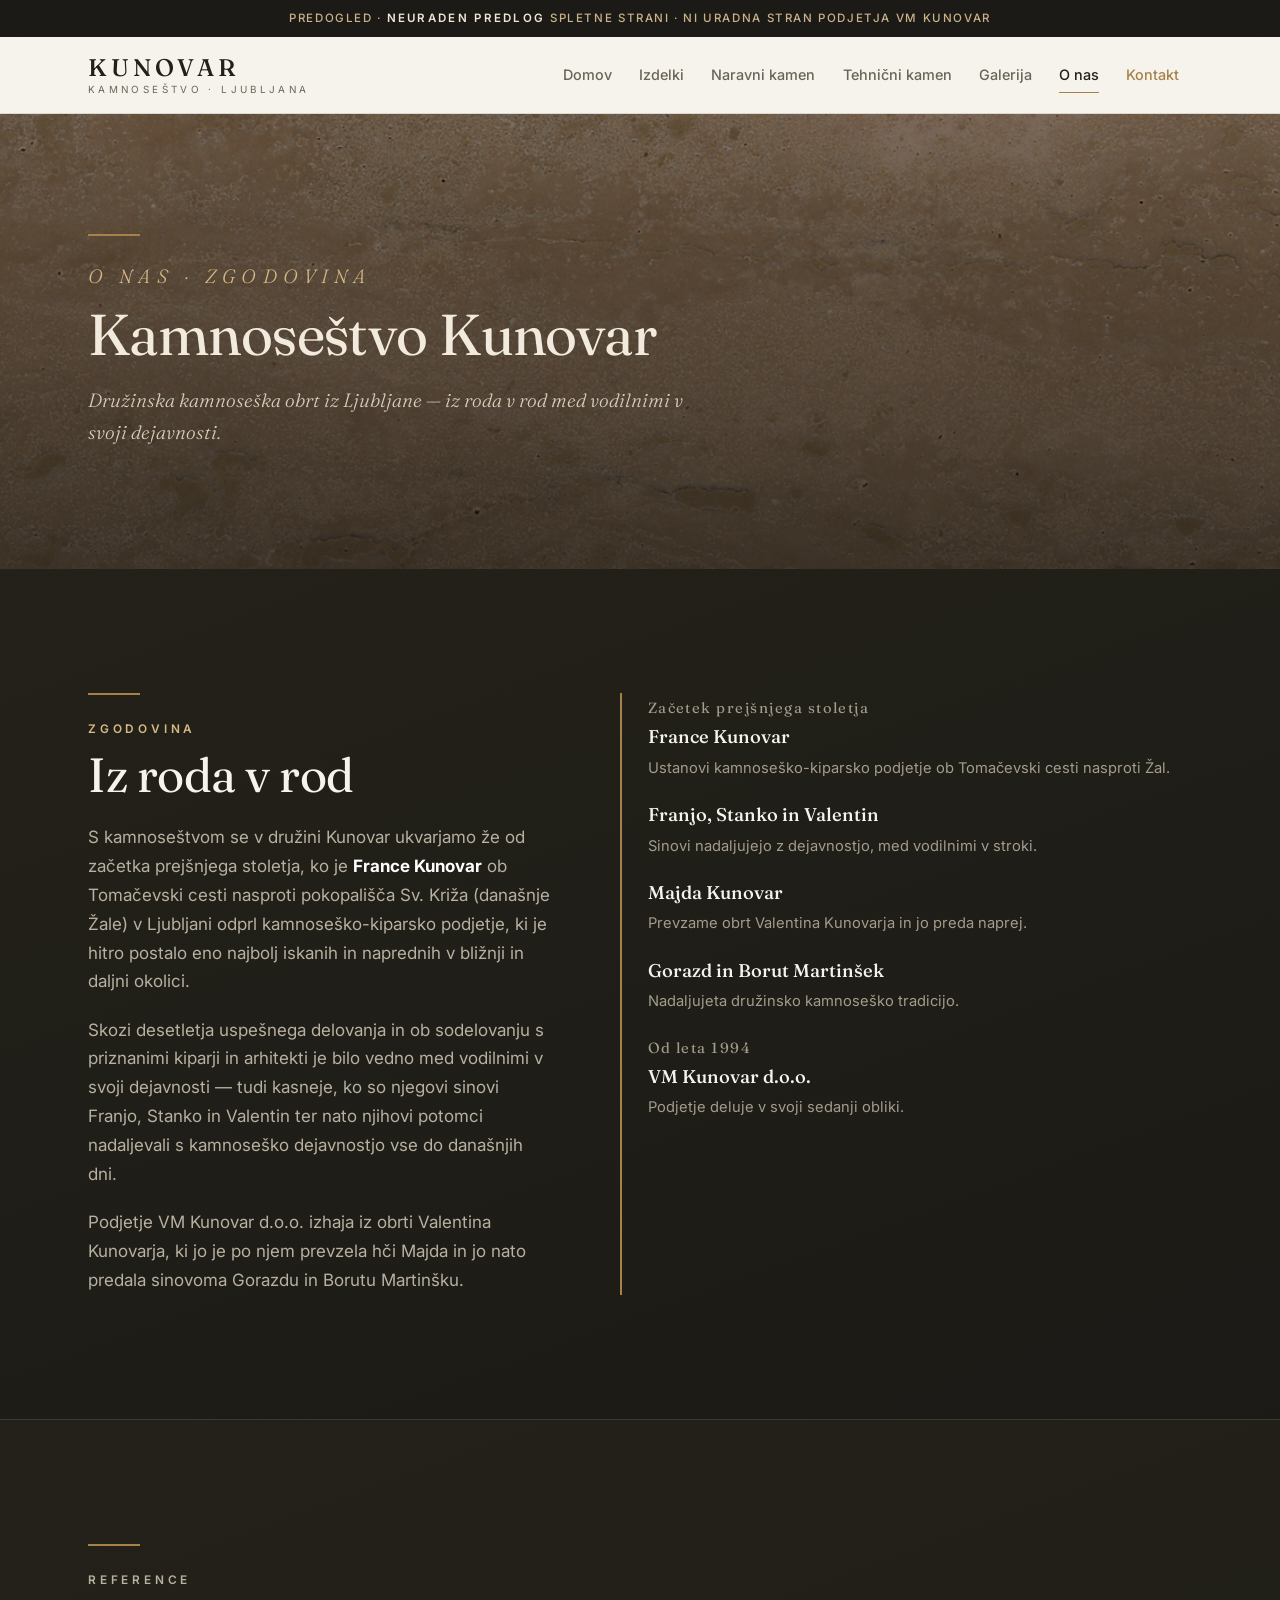
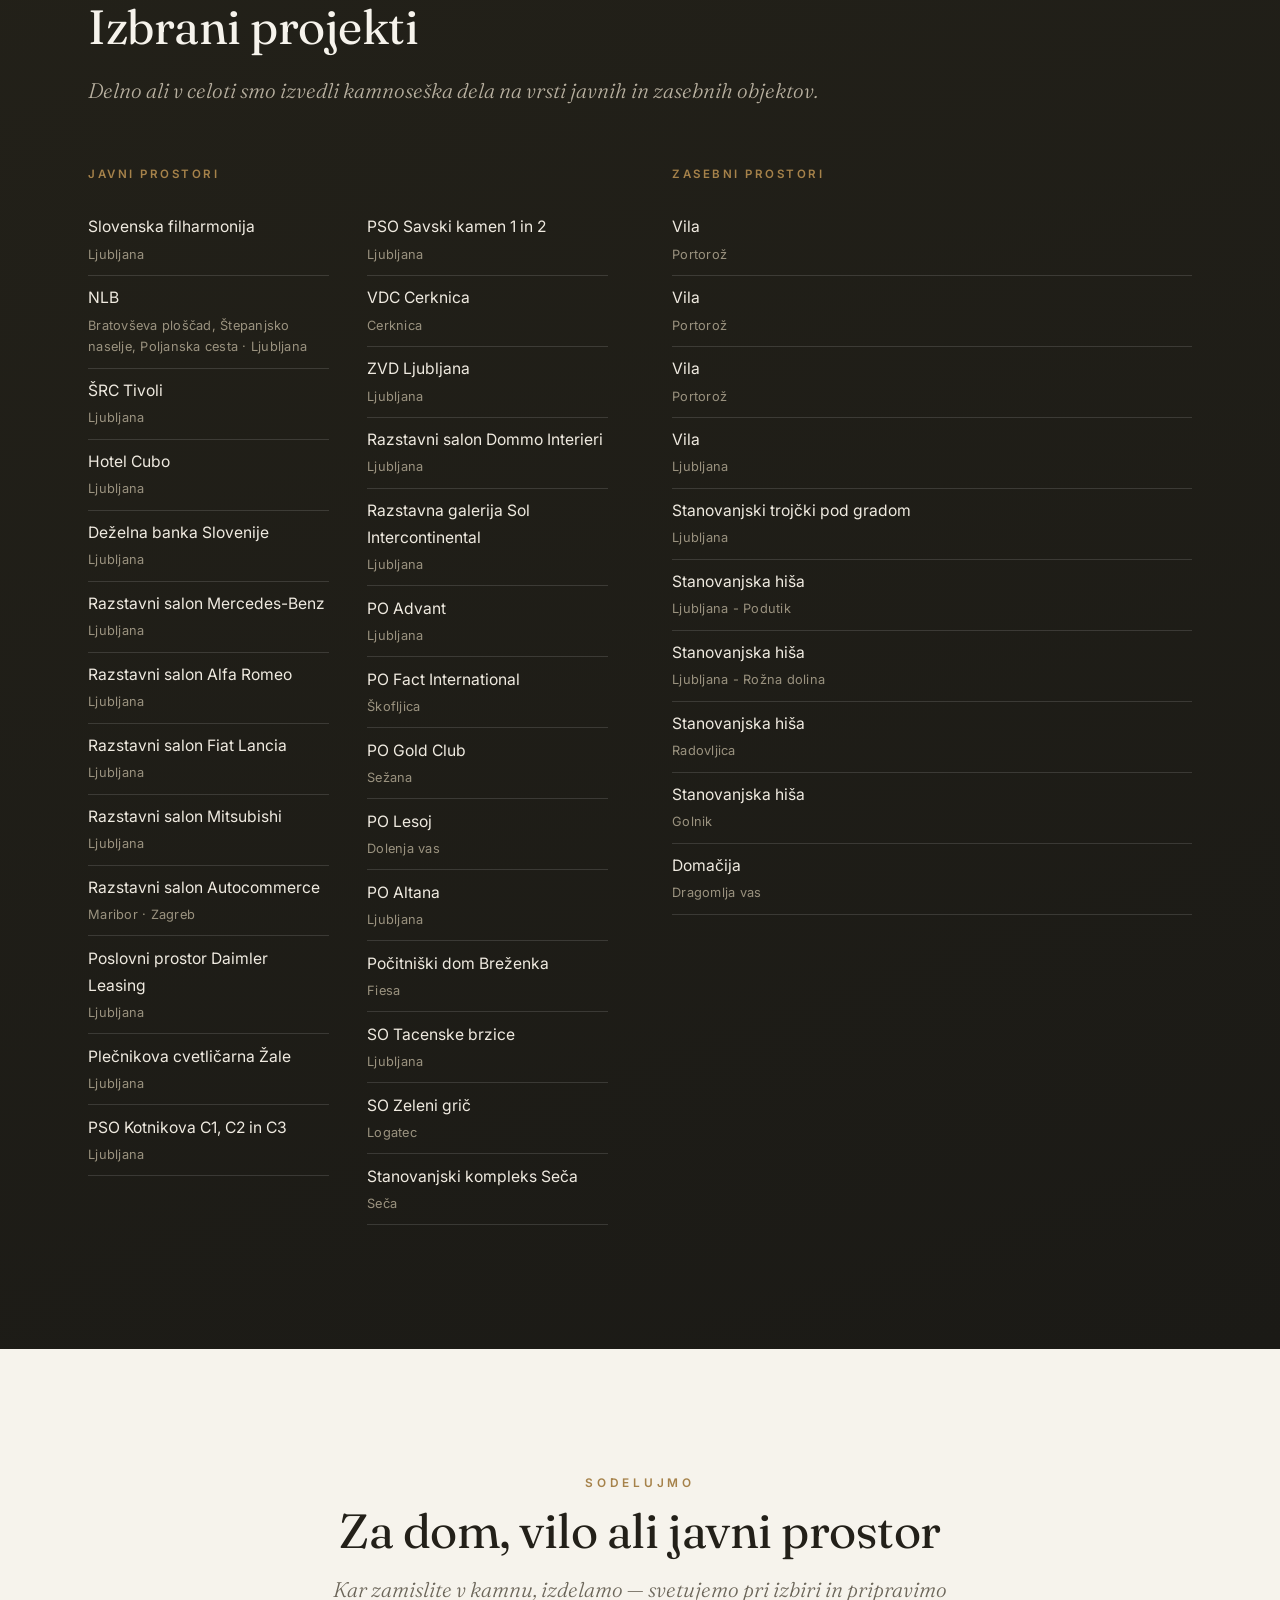
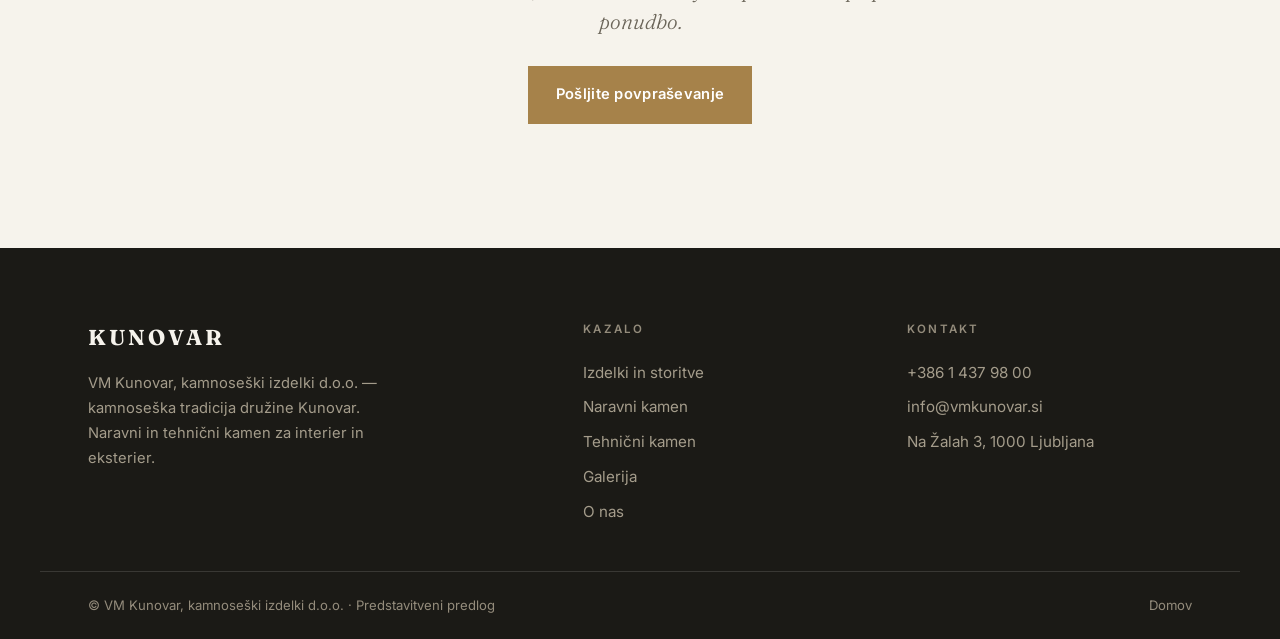
<file: o-nas.html>
<!DOCTYPE html>
<html lang="sl">
<head>
<meta charset="UTF-8">
<meta name="viewport" content="width=device-width, initial-scale=1.0">
<title>O nas — VM Kunovar | Kamnoseška tradicija družine Kunovar</title>
<meta name="description" content="Zgodovina kamnoseštva družine Kunovar iz Ljubljane in izbrane reference: Slovenska filharmonija, Hotel Cubo, ŠRC Tivoli, NLB, vile v Portorožu in več.">
<link rel="preconnect" href="https://fonts.googleapis.com"><link rel="preconnect" href="https://fonts.gstatic.com" crossorigin>
<link href="https://fonts.googleapis.com/css2?family=Fraunces:opsz,wght@9..144,300;9..144,400;9..144,500;9..144,600&family=Inter:wght@400;500;600&display=swap" rel="stylesheet">
<link rel="stylesheet" href="styles.css">
</head>
<body>

<div class="demo-top">Predogled · <b>Neuraden predlog</b> spletne strani · ni uradna stran podjetja VM Kunovar</div>

<header class="site-header">
  <div class="wrap header-inner">
    <a class="brand" href="index.html"><b>KUNOVAR</b><span>Kamnoseštvo · Ljubljana</span></a>
    <nav class="nav" id="nav">
      <a href="index.html">Domov</a>
      <a href="izdelki.html">Izdelki</a>
      <a href="naravni-kamen.html">Naravni kamen</a>
      <a href="tehnicni-kamen.html">Tehnični kamen</a>
      <a href="galerija.html">Galerija</a>
      <a class="active" href="o-nas.html">O nas</a>
      <a class="nav-cta" href="kontakt.html">Kontakt</a>
    </nav>
    <button class="nav-toggle" id="navToggle" aria-label="Meni" aria-expanded="false" aria-controls="nav"><span></span><span></span><span></span></button>
  </div>
</header>

<main>
  <section class="page-hero">
    <div class="hero-bg" style="background-image:url('images/travertin-classico.jpg')"></div>
    <div class="wrap inner">
      <div class="rule"></div>
      <p class="eyebrow">O nas · Zgodovina</p>
      <h1>Kamnoseštvo Kunovar</h1>
      <p>Družinska kamnoseška obrt iz Ljubljane — iz roda v rod med vodilnimi v svoji dejavnosti.</p>
    </div>
  </section>

  <!-- history -->
  <section class="band band-dark">
    <div class="wrap about">
      <div class="about-copy reveal">
        <div class="rule"></div>
        <p class="eyebrow" style="color:#d6b985">Zgodovina</p>
        <h2 class="section-title" style="margin:.6rem 0 1.4rem">Iz roda v rod</h2>
        <p>S kamnoseštvom se v družini Kunovar ukvarjamo že od začetka prejšnjega stoletja, ko je <strong style="color:#fff">France Kunovar</strong> ob Tomačevski cesti nasproti pokopališča Sv. Križa (današnje Žale) v Ljubljani odprl kamnoseško-kiparsko podjetje, ki je hitro postalo eno najbolj iskanih in naprednih v bližnji in daljni okolici.</p>
        <p>Skozi desetletja uspešnega delovanja in ob sodelovanju s priznanimi kiparji in arhitekti je bilo vedno med vodilnimi v svoji dejavnosti — tudi kasneje, ko so njegovi sinovi Franjo, Stanko in Valentin ter nato njihovi potomci nadaljevali s kamnoseško dejavnostjo vse do današnjih dni.</p>
        <p>Podjetje VM Kunovar d.o.o. izhaja iz obrti Valentina Kunovarja, ki jo je po njem prevzela hči Majda in jo nato predala sinovoma Gorazdu in Borutu Martinšku.</p>
      </div>
      <div class="lineage reveal">
        <div class="step"><span class="yr">Začetek prejšnjega stoletja</span><b>France Kunovar</b><span>Ustanovi kamnoseško-kiparsko podjetje ob Tomačevski cesti nasproti Žal.</span></div>
        <div class="step"><b>Franjo, Stanko in Valentin</b><span>Sinovi nadaljujejo z dejavnostjo, med vodilnimi v stroki.</span></div>
        <div class="step"><b>Majda Kunovar</b><span>Prevzame obrt Valentina Kunovarja in jo preda naprej.</span></div>
        <div class="step"><b>Gorazd in Borut Martinšek</b><span>Nadaljujeta družinsko kamnoseško tradicijo.</span></div>
        <div class="step"><span class="yr">Od leta 1994</span><b>VM Kunovar d.o.o.</b><span>Podjetje deluje v svoji sedanji obliki.</span></div>
      </div>
    </div>
  </section>

  <!-- references -->
  <section class="band band-dark" style="border-top:1px solid var(--line-dark)">
    <div class="wrap">
      <div class="sec-head reveal"><div class="rule"></div><p class="eyebrow">Reference</p><h2 class="section-title">Izbrani projekti</h2>
        <p class="lead" style="margin-top:1.4rem">Delno ali v celoti smo izvedli kamnoseška dela na vrsti javnih in zasebnih objektov.</p>
      </div>
      <div class="refs">
        <div class="reveal">
          <p class="cat">Javni prostori</p>
          <ul class="ref-list two">
            <li>Slovenska filharmonija<em>Ljubljana</em></li>
            <li>NLB<em>Bratovševa ploščad, Štepanjsko naselje, Poljanska cesta · Ljubljana</em></li>
            <li>ŠRC Tivoli<em>Ljubljana</em></li>
            <li>Hotel Cubo<em>Ljubljana</em></li>
            <li>Deželna banka Slovenije<em>Ljubljana</em></li>
            <li>Razstavni salon Mercedes-Benz<em>Ljubljana</em></li>
            <li>Razstavni salon Alfa Romeo<em>Ljubljana</em></li>
            <li>Razstavni salon Fiat Lancia<em>Ljubljana</em></li>
            <li>Razstavni salon Mitsubishi<em>Ljubljana</em></li>
            <li>Razstavni salon Autocommerce<em>Maribor · Zagreb</em></li>
            <li>Poslovni prostor Daimler Leasing<em>Ljubljana</em></li>
            <li>Plečnikova cvetličarna Žale<em>Ljubljana</em></li>
            <li>PSO Kotnikova C1, C2 in C3<em>Ljubljana</em></li>
            <li>PSO Savski kamen 1 in 2<em>Ljubljana</em></li>
            <li>VDC Cerknica<em>Cerknica</em></li>
            <li>ZVD Ljubljana<em>Ljubljana</em></li>
            <li>Razstavni salon Dommo Interieri<em>Ljubljana</em></li>
            <li>Razstavna galerija Sol Intercontinental<em>Ljubljana</em></li>
            <li>PO Advant<em>Ljubljana</em></li>
            <li>PO Fact International<em>Škofljica</em></li>
            <li>PO Gold Club<em>Sežana</em></li>
            <li>PO Lesoj<em>Dolenja vas</em></li>
            <li>PO Altana<em>Ljubljana</em></li>
            <li>Počitniški dom Breženka<em>Fiesa</em></li>
            <li>SO Tacenske brzice<em>Ljubljana</em></li>
            <li>SO Zeleni grič<em>Logatec</em></li>
            <li>Stanovanjski kompleks Seča<em>Seča</em></li>
          </ul>
        </div>
        <div class="reveal">
          <p class="cat">Zasebni prostori</p>
          <ul class="ref-list">
            <li>Vila<em>Portorož</em></li>
            <li>Vila<em>Portorož</em></li>
            <li>Vila<em>Portorož</em></li>
            <li>Vila<em>Ljubljana</em></li>
            <li>Stanovanjski trojčki pod gradom<em>Ljubljana</em></li>
            <li>Stanovanjska hiša<em>Ljubljana - Podutik</em></li>
            <li>Stanovanjska hiša<em>Ljubljana - Rožna dolina</em></li>
            <li>Stanovanjska hiša<em>Radovljica</em></li>
            <li>Stanovanjska hiša<em>Golnik</em></li>
            <li>Domačija<em>Dragomlja vas</em></li>
          </ul>
        </div>
      </div>
    </div>
  </section>

  <section class="band" style="text-align:center">
    <div class="wrap"><div class="reveal" style="max-width:620px;margin-inline:auto">
      <p class="eyebrow">Sodelujmo</p>
      <h2 class="section-title" style="margin:.7rem 0 1.1rem">Za dom, vilo ali javni prostor</h2>
      <p class="lead" style="margin-bottom:1.8rem">Kar zamislite v kamnu, izdelamo — svetujemo pri izbiri in pripravimo ponudbo.</p>
      <a class="btn btn-primary" href="kontakt.html">Pošljite povpraševanje</a>
    </div></div>
  </section>
</main>

<footer class="site-footer">
  <div class="wrap footer-grid">
    <div><b class="fbrand">KUNOVAR</b><p>VM Kunovar, kamnoseški izdelki d.o.o. — kamnoseška tradicija družine Kunovar. Naravni in tehnični kamen za interier in eksterier.</p></div>
    <div class="fcol"><h4>Kazalo</h4><a href="izdelki.html">Izdelki in storitve</a><a href="naravni-kamen.html">Naravni kamen</a><a href="tehnicni-kamen.html">Tehnični kamen</a><a href="galerija.html">Galerija</a><a href="o-nas.html">O nas</a></div>
    <div class="fcol"><h4>Kontakt</h4><a href="tel:+38614379800">+386 1 437 98 00</a><a href="mailto:info@vmkunovar.si">info@vmkunovar.si</a><span>Na Žalah 3, 1000 Ljubljana</span></div>
  </div>
  <div class="wrap footer-bottom"><span>© VM Kunovar, kamnoseški izdelki d.o.o. · Predstavitveni predlog</span><a href="index.html">Domov</a></div>
</footer>

<script>
(function(){
  var t=document.getElementById('navToggle'),n=document.getElementById('nav');
  if(t){t.addEventListener('click',function(){var o=n.classList.toggle('open');t.setAttribute('aria-expanded',o?'true':'false');});n.addEventListener('click',function(e){if(e.target.closest('a')){n.classList.remove('open');t.setAttribute('aria-expanded','false');}});}
  var els=document.querySelectorAll('.reveal');
  if(!('IntersectionObserver'in window)||matchMedia('(prefers-reduced-motion: reduce)').matches){els.forEach(function(e){e.classList.add('vis');});}
  else{var io=new IntersectionObserver(function(en){en.forEach(function(x){if(x.isIntersecting){x.target.classList.add('vis');io.unobserve(x.target);}});},{threshold:.1,rootMargin:'0px 0px -6% 0px'});els.forEach(function(e){io.observe(e);});}
})();
</script>
</body>
</html>
</file>
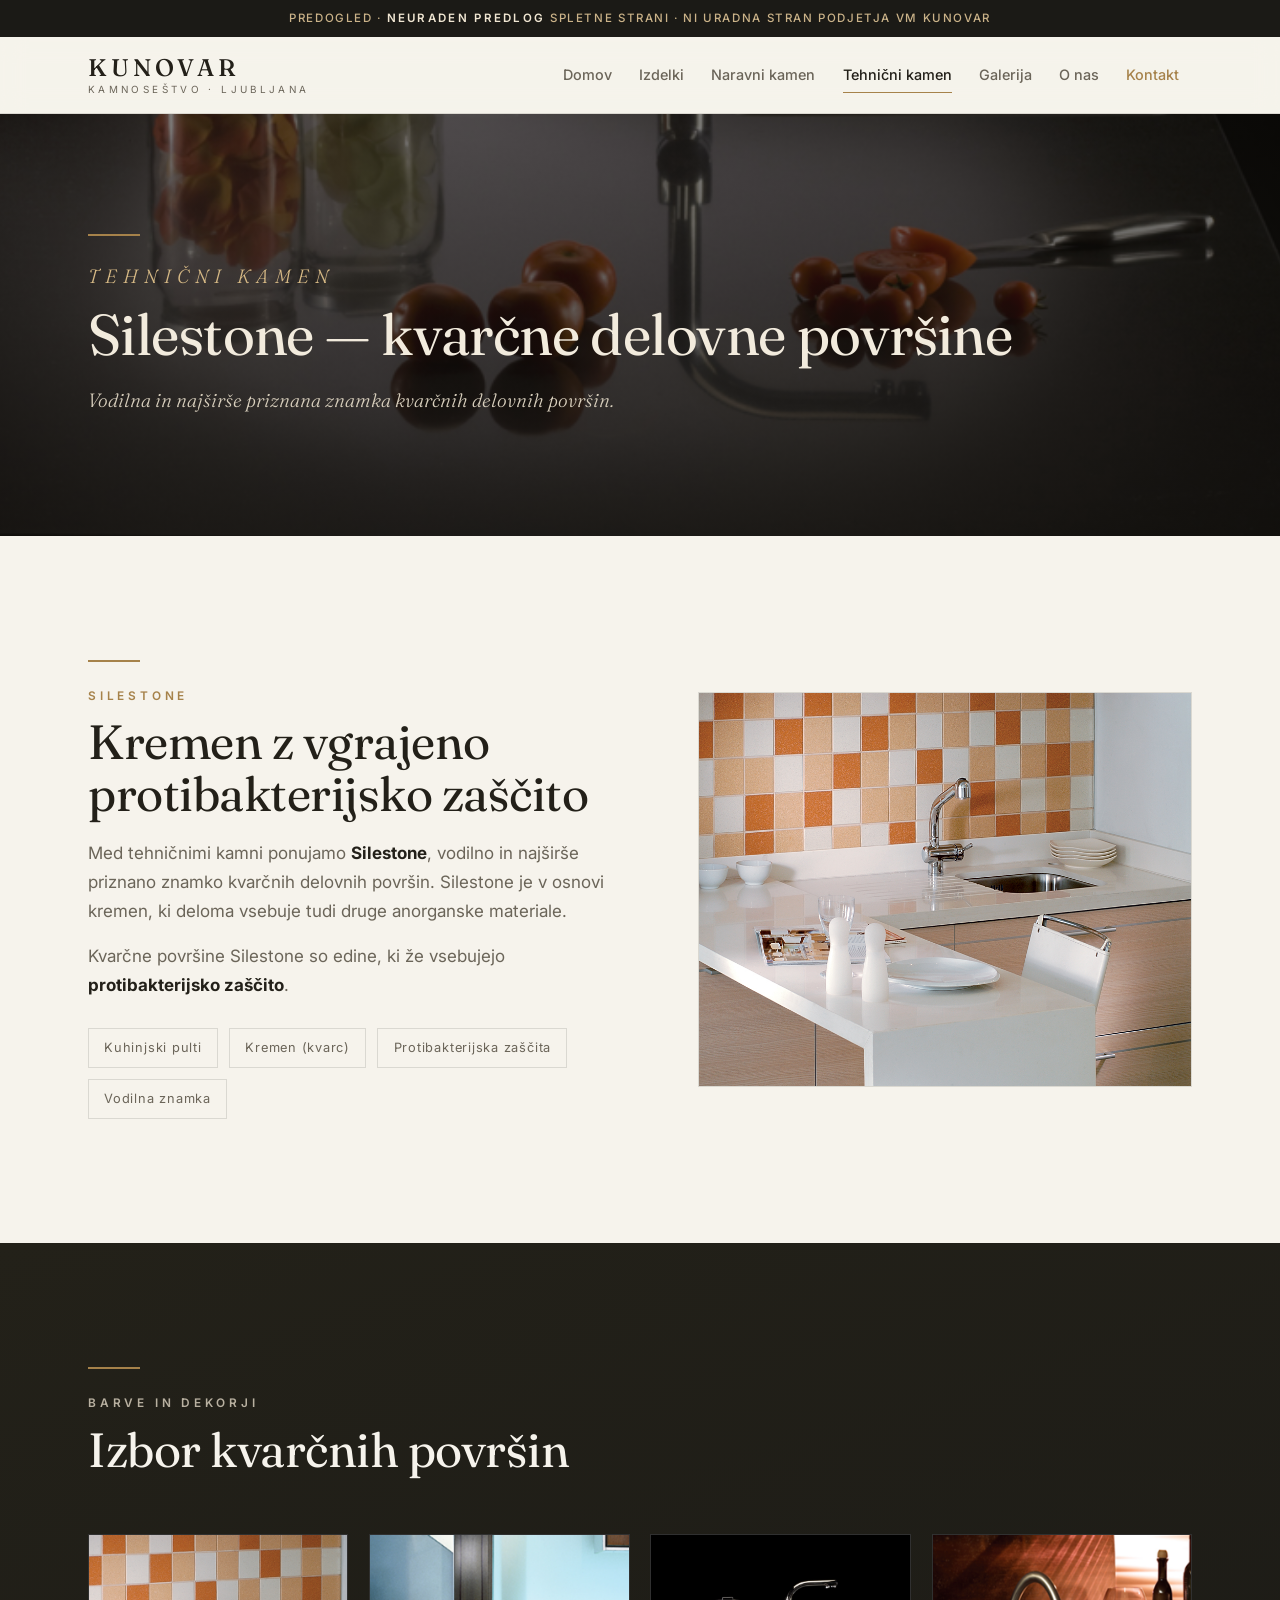
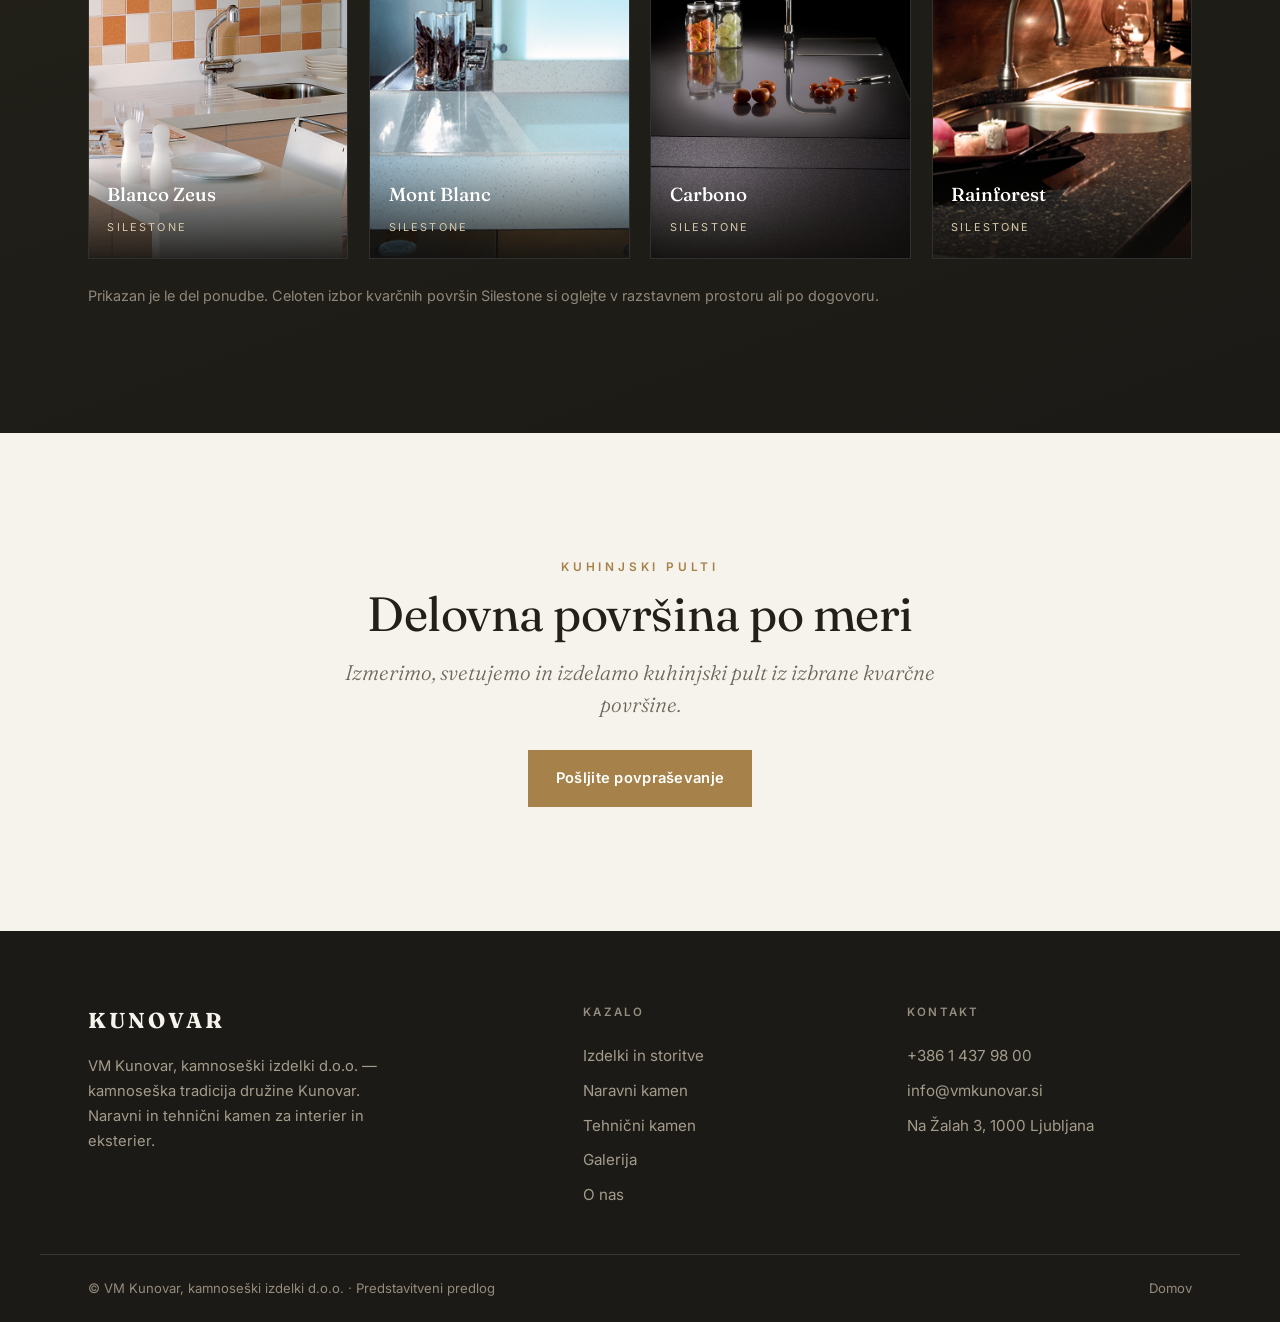
<file: tehnicni-kamen.html>
<!DOCTYPE html>
<html lang="sl">
<head>
<meta charset="UTF-8">
<meta name="viewport" content="width=device-width, initial-scale=1.0">
<title>Tehnični kamen — Silestone | VM Kunovar</title>
<meta name="description" content="Silestone — vodilna znamka kvarčnih delovnih površin z vgrajeno protibakterijsko zaščito. Kuhinjski pulti po meri.">
<link rel="preconnect" href="https://fonts.googleapis.com"><link rel="preconnect" href="https://fonts.gstatic.com" crossorigin>
<link href="https://fonts.googleapis.com/css2?family=Fraunces:opsz,wght@9..144,300;9..144,400;9..144,500;9..144,600&family=Inter:wght@400;500;600&display=swap" rel="stylesheet">
<link rel="stylesheet" href="styles.css">
</head>
<body>

<div class="demo-top">Predogled · <b>Neuraden predlog</b> spletne strani · ni uradna stran podjetja VM Kunovar</div>

<header class="site-header">
  <div class="wrap header-inner">
    <a class="brand" href="index.html"><b>KUNOVAR</b><span>Kamnoseštvo · Ljubljana</span></a>
    <nav class="nav" id="nav">
      <a href="index.html">Domov</a>
      <a href="izdelki.html">Izdelki</a>
      <a href="naravni-kamen.html">Naravni kamen</a>
      <a class="active" href="tehnicni-kamen.html">Tehnični kamen</a>
      <a href="galerija.html">Galerija</a>
      <a href="o-nas.html">O nas</a>
      <a class="nav-cta" href="kontakt.html">Kontakt</a>
    </nav>
    <button class="nav-toggle" id="navToggle" aria-label="Meni" aria-expanded="false" aria-controls="nav"><span></span><span></span><span></span></button>
  </div>
</header>

<main>
  <section class="page-hero">
    <div class="hero-bg" style="background-image:url('images/silestone-carbono.jpg')"></div>
    <div class="wrap inner">
      <div class="rule"></div>
      <p class="eyebrow">Tehnični kamen</p>
      <h1>Silestone — kvarčne delovne površine</h1>
      <p>Vodilna in najširše priznana znamka kvarčnih delovnih površin.</p>
    </div>
  </section>

  <section class="band">
    <div class="wrap sil">
      <div class="reveal">
        <div class="rule"></div>
        <p class="eyebrow">Silestone</p>
        <h2 class="section-title" style="margin:.6rem 0 1.2rem">Kremen z vgrajeno<br>protibakterijsko zaščito</h2>
        <p style="color:var(--muted)">Med tehničnimi kamni ponujamo <strong style="color:var(--ink)">Silestone</strong>, vodilno in najširše priznano znamko kvarčnih delovnih površin. Silestone je v osnovi kremen, ki deloma vsebuje tudi druge anorganske materiale.</p>
        <p style="color:var(--muted);margin-top:1rem">Kvarčne površine Silestone so edine, ki že vsebujejo <strong style="color:var(--ink)">protibakterijsko zaščito</strong>.</p>
        <div class="sil-badges" style="--brass:var(--brass)">
          <span style="border-color:var(--line);color:var(--muted)">Kuhinjski pulti</span>
          <span style="border-color:var(--line);color:var(--muted)">Kremen (kvarc)</span>
          <span style="border-color:var(--line);color:var(--muted)">Protibakterijska zaščita</span>
          <span style="border-color:var(--line);color:var(--muted)">Vodilna znamka</span>
        </div>
      </div>
      <div class="sil-visual reveal" style="border-color:var(--line)"><img src="images/silestone-blancozeus.jpg" alt="Silestone kvarčna površina"></div>
    </div>
  </section>

  <section class="band band-dark">
    <div class="wrap">
      <div class="sec-head reveal">
        <div class="rule"></div>
        <p class="eyebrow">Barve in dekorji</p>
        <h2 class="section-title">Izbor kvarčnih površin</h2>
      </div>
      <div class="tile-grid reveal">
        <div class="tile"><img src="images/silestone-blancozeus.jpg" alt="Silestone Blanco Zeus"><div class="cap"><b>Blanco Zeus</b><span>Silestone</span></div></div>
        <div class="tile"><img src="images/silestone-montblanc.jpg" alt="Silestone Mont Blanc"><div class="cap"><b>Mont Blanc</b><span>Silestone</span></div></div>
        <div class="tile"><img src="images/silestone-carbono.jpg" alt="Silestone Carbono"><div class="cap"><b>Carbono</b><span>Silestone</span></div></div>
        <div class="tile"><img src="images/silestone-rainforest.jpg" alt="Silestone Rainforest"><div class="cap"><b>Rainforest</b><span>Silestone</span></div></div>
      </div>
      <p class="mono-note" style="margin-top:1.6rem;color:#8f887a">Prikazan je le del ponudbe. Celoten izbor kvarčnih površin Silestone si oglejte v razstavnem prostoru ali po dogovoru.</p>
    </div>
  </section>

  <section class="band" style="text-align:center">
    <div class="wrap"><div class="reveal" style="max-width:620px;margin-inline:auto">
      <p class="eyebrow">Kuhinjski pulti</p>
      <h2 class="section-title" style="margin:.7rem 0 1.1rem">Delovna površina po meri</h2>
      <p class="lead" style="margin-bottom:1.8rem">Izmerimo, svetujemo in izdelamo kuhinjski pult iz izbrane kvarčne površine.</p>
      <a class="btn btn-primary" href="kontakt.html">Pošljite povpraševanje</a>
    </div></div>
  </section>
</main>

<footer class="site-footer">
  <div class="wrap footer-grid">
    <div><b class="fbrand">KUNOVAR</b><p>VM Kunovar, kamnoseški izdelki d.o.o. — kamnoseška tradicija družine Kunovar. Naravni in tehnični kamen za interier in eksterier.</p></div>
    <div class="fcol"><h4>Kazalo</h4><a href="izdelki.html">Izdelki in storitve</a><a href="naravni-kamen.html">Naravni kamen</a><a href="tehnicni-kamen.html">Tehnični kamen</a><a href="galerija.html">Galerija</a><a href="o-nas.html">O nas</a></div>
    <div class="fcol"><h4>Kontakt</h4><a href="tel:+38614379800">+386 1 437 98 00</a><a href="mailto:info@vmkunovar.si">info@vmkunovar.si</a><span>Na Žalah 3, 1000 Ljubljana</span></div>
  </div>
  <div class="wrap footer-bottom"><span>© VM Kunovar, kamnoseški izdelki d.o.o. · Predstavitveni predlog</span><a href="index.html">Domov</a></div>
</footer>

<script>
(function(){
  var t=document.getElementById('navToggle'),n=document.getElementById('nav');
  if(t){t.addEventListener('click',function(){var o=n.classList.toggle('open');t.setAttribute('aria-expanded',o?'true':'false');});n.addEventListener('click',function(e){if(e.target.closest('a')){n.classList.remove('open');t.setAttribute('aria-expanded','false');}});}
  var els=document.querySelectorAll('.reveal');
  if(!('IntersectionObserver'in window)||matchMedia('(prefers-reduced-motion: reduce)').matches){els.forEach(function(e){e.classList.add('vis');});}
  else{var io=new IntersectionObserver(function(en){en.forEach(function(x){if(x.isIntersecting){x.target.classList.add('vis');io.unobserve(x.target);}});},{threshold:.12,rootMargin:'0px 0px -8% 0px'});els.forEach(function(e){io.observe(e);});}
})();
</script>
</body>
</html>
</file>
<file: styles.css>
/* ===================================================================
   VM Kunovar — demo (neuraden predlog) · shared styles
   Multi-page. Stone-atelier direction: marble-white + graphite + brass.
   =================================================================== */
:root{
  --marble-50:#F6F3EC; --marble-100:#EFEAE0; --marble-200:#E3DBCC; --travertine:#D8CDB8;
  --graphite-900:#1B1A16; --graphite-800:#242219; --graphite-700:#332F26;
  --ink:#232019; --muted:#6B6559; --muted-2:#948C7C;
  --brass:#A6824A; --brass-2:#8C6C38;
  --line:rgba(35,32,25,.13); --line-dark:rgba(255,255,255,.13);
  --serif:'Fraunces', Georgia, 'Times New Roman', serif;
  --sans:'Inter', system-ui, -apple-system, 'Segoe UI', Roboto, sans-serif;
  --wrap:1200px;
}
*{box-sizing:border-box;margin:0;padding:0}
html{scroll-behavior:smooth}
body{background:var(--marble-50);color:var(--ink);font-family:var(--sans);font-size:17px;line-height:1.7;-webkit-font-smoothing:antialiased;overflow-x:hidden}
a{color:inherit;text-decoration:none}
img,svg{display:block;max-width:100%}
::selection{background:var(--brass);color:#fff}
.wrap{width:100%;max-width:var(--wrap);margin-inline:auto;padding-inline:clamp(22px,5vw,48px)}

.eyebrow{font-family:var(--sans);font-size:.74rem;letter-spacing:.32em;text-transform:uppercase;color:var(--brass);font-weight:600}
h1,h2,h3{font-family:var(--serif);font-weight:400;letter-spacing:-.01em;line-height:1.08}
.section-title{font-size:clamp(2rem,4vw,3rem)}
.lead{font-size:clamp(1.1rem,1.7vw,1.32rem);color:var(--muted);font-family:var(--serif);font-style:italic;font-weight:300;line-height:1.5}
.rule{width:52px;height:2px;background:var(--brass);margin-bottom:1.5rem}
.sec-head{max-width:760px;margin-bottom:clamp(2.4rem,5vw,3.6rem)}
.sec-head .section-title{margin:.7rem 0 0}

.btn{display:inline-flex;align-items:center;gap:.6rem;padding:.95rem 1.7rem;font-family:var(--sans);font-weight:600;font-size:.92rem;letter-spacing:.02em;border:1px solid transparent;cursor:pointer;transition:.22s ease}
.btn-primary{background:var(--brass);color:#fff;border-color:var(--brass)}
.btn-primary:hover{background:var(--brass-2);border-color:var(--brass-2)}
.btn-line{background:transparent;border-color:currentColor;color:inherit}
.btn-line:hover{background:var(--ink);color:var(--marble-50);border-color:var(--ink)}

/* ===== DEMO BANNERS ===== */
.demo-top{background:var(--graphite-900);color:#cbb389;font-size:.72rem;letter-spacing:.14em;text-transform:uppercase;text-align:center;padding:.55rem 1rem;font-weight:500}
.demo-top b{color:#f0e6d2;font-weight:600;letter-spacing:.2em}
.demo-bottom{background:#141310;color:#8f887a;border-top:1px solid var(--line-dark)}
.demo-bottom .wrap{padding-block:2rem}
.demo-bottom h4{font-family:var(--sans);font-size:.72rem;letter-spacing:.22em;text-transform:uppercase;color:#c9a86e;font-weight:600;margin-bottom:.7rem}
.demo-bottom p{font-size:.9rem;line-height:1.65;max-width:80ch}
.demo-bottom p a{color:#c9a86e;border-bottom:1px solid rgba(201,168,110,.4)}
.demo-bottom .sig{margin-top:.9rem;font-size:.78rem;letter-spacing:.06em;color:#6f695c}

/* ===== HEADER ===== */
.site-header{position:sticky;top:0;z-index:60;background:rgba(246,243,236,.9);backdrop-filter:blur(12px);border-bottom:1px solid var(--line)}
.header-inner{display:flex;align-items:center;justify-content:space-between;height:76px;gap:1.5rem}
.brand{display:flex;flex-direction:column;line-height:1}
.brand b{font-family:var(--serif);font-size:1.5rem;font-weight:500;letter-spacing:.16em}
.brand span{font-family:var(--sans);font-size:.62rem;letter-spacing:.34em;text-transform:uppercase;color:var(--muted);margin-top:5px}
.nav{display:flex;align-items:center;gap:.1rem}
.nav a{font-size:.9rem;font-weight:500;color:var(--muted);padding:.5rem .8rem;transition:color .18s;position:relative}
.nav a:hover{color:var(--ink)}
.nav a.active{color:var(--ink)}
.nav a.active::after{content:"";position:absolute;left:.8rem;right:.8rem;bottom:.15rem;height:1.5px;background:var(--brass)}
.nav .nav-cta{color:var(--brass)}
.nav-toggle{display:none;flex-direction:column;gap:5px;background:none;border:0;padding:8px;cursor:pointer}
.nav-toggle span{width:24px;height:1.5px;background:var(--ink);transition:.25s}
.nav-toggle[aria-expanded="true"] span:nth-child(1){transform:translateY(6.5px) rotate(45deg)}
.nav-toggle[aria-expanded="true"] span:nth-child(2){opacity:0}
.nav-toggle[aria-expanded="true"] span:nth-child(3){transform:translateY(-6.5px) rotate(-45deg)}

/* ===== HERO (home) ===== */
.hero{position:relative;color:var(--marble-100);overflow:hidden;background:var(--graphite-900)}
.hero-bg{position:absolute;inset:0;z-index:0;background-size:cover;background-position:center;transform:scale(1.04)}
.hero::after{content:"";position:absolute;inset:0;z-index:1;background:linear-gradient(180deg,rgba(16,14,11,.62),rgba(16,14,11,.72) 55%,rgba(16,14,11,.85))}
.hero-inner{position:relative;z-index:2;padding-block:clamp(90px,15vw,168px)}
.hero .eyebrow{color:#d6b985}
.hero-mark{margin:1.4rem 0 1.5rem;font-family:var(--serif);font-weight:400;letter-spacing:.06em;font-size:clamp(3.4rem,12vw,9rem);line-height:.9;color:#f0e9dc;text-shadow:0 2px 24px rgba(0,0,0,.5),0 1px 0 rgba(255,255,255,.12)}
.hero-mark small{display:block;font-size:.16em;letter-spacing:.5em;color:#c9b79a;margin-top:1.3rem;text-transform:uppercase;font-family:var(--sans);font-weight:500;text-shadow:none}
.hero-sub{max-width:46ch;font-family:var(--serif);font-style:italic;font-weight:300;font-size:clamp(1.15rem,2.1vw,1.5rem);color:#ddd5c4;line-height:1.5}
.hero-actions{display:flex;gap:1rem;flex-wrap:wrap;margin-top:2.3rem}
.hero .btn-line{color:#efe7d7;border-color:rgba(255,255,255,.5)}
.hero .btn-line:hover{background:var(--marble-50);color:var(--graphite-900);border-color:var(--marble-50)}
.hero-meta{margin-top:3rem;display:flex;gap:2.2rem;flex-wrap:wrap;font-size:.82rem;color:#a99f89;border-top:1px solid var(--line-dark);padding-top:1.4rem;max-width:680px}
.hero-meta b{color:#e2d9c5;font-weight:500;font-family:var(--serif);font-size:1rem}
.hero-refs{margin-top:2.2rem;max-width:720px}
.hero-refs .lbl{font-size:.7rem;letter-spacing:.28em;text-transform:uppercase;color:#b39b6f;font-weight:600}
.hero-refs .names{margin-top:.7rem;font-family:var(--serif);font-style:italic;font-weight:300;color:#d8cfbd;font-size:1.05rem;line-height:1.65}

/* references (social proof) */
.refs{display:grid;grid-template-columns:1fr 1fr;gap:clamp(2rem,5vw,4rem)}
.refs h3{font-size:1.5rem;margin-bottom:.4rem}
.refs .cat{font-size:.72rem;letter-spacing:.22em;text-transform:uppercase;color:var(--brass);font-weight:600;margin-bottom:1.3rem}
.ref-list{list-style:none;columns:1}
.ref-list.two{columns:2;column-gap:2.4rem}
.ref-list li{padding:.6rem 0;border-bottom:1px solid var(--line-dark);font-size:.98rem;break-inside:avoid;color:var(--marble-100)}
.ref-list li em{display:block;font-style:normal;font-size:.8rem;color:#9a927f;margin-top:.15rem;letter-spacing:.02em}
.logos{display:flex;flex-wrap:wrap;gap:.6rem 1.6rem;align-items:center;margin-top:1rem}
.logos span{font-family:var(--serif);font-size:1.05rem;color:var(--muted);letter-spacing:.01em;opacity:.9}
.band-dark .logos span{color:#c9bfa9}

/* ===== PAGE HERO (subpages) ===== */
.page-hero{position:relative;color:var(--marble-100);overflow:hidden;background:var(--graphite-800)}
.page-hero .hero-bg{transform:scale(1.06)}
.page-hero::after{content:"";position:absolute;inset:0;z-index:1;background:linear-gradient(180deg,rgba(18,16,12,.55),rgba(18,16,12,.78))}
.page-hero .inner{position:relative;z-index:2;padding-block:clamp(66px,10vw,120px)}
.page-hero h1{font-size:clamp(2.2rem,5vw,3.6rem);color:#f2ebdd;margin-top:.7rem}
.page-hero .rule{background:var(--brass)}
.page-hero .eyebrow{color:#d6b985}
.page-hero p{color:#d8cfbd;max-width:52ch;margin-top:1.1rem;font-family:var(--serif);font-style:italic;font-weight:300;font-size:1.2rem}

/* ===== SECTIONS ===== */
.band{padding-block:clamp(70px,10vw,124px)}
.band-dark{background:linear-gradient(160deg,#232119,var(--graphite-900));color:var(--marble-100)}
.band-dark .section-title,.band-dark h3{color:var(--marble-50)}
.band-dark .lead,.band-dark p{color:#b8b0a0}
.band-soft{background:var(--marble-100)}

/* values / cards */
.values{display:grid;grid-template-columns:repeat(3,1fr);gap:1px;background:var(--line);border:1px solid var(--line);margin-top:1rem}
.value{background:var(--marble-50);padding:2.2rem 1.9rem}
.band-dark .values{background:var(--line-dark);border-color:var(--line-dark)}
.band-dark .value{background:#221f18}
.value .no{font-family:var(--serif);font-size:1.1rem;color:var(--brass)}
.value h3{font-size:1.4rem;margin:.7rem 0 .5rem}
.value p{color:var(--muted);font-size:.98rem}
.band-dark .value p{color:#a9a08d}

/* product block */
.prod-block{display:grid;grid-template-columns:1fr 1.25fr;gap:clamp(2rem,5vw,4.5rem);align-items:start}
.prod-block+.prod-block{margin-top:clamp(3rem,6vw,5.5rem);padding-top:clamp(3rem,6vw,5.5rem);border-top:1px solid var(--line-dark)}
.prod-intro .tag{display:inline-block;font-size:.72rem;letter-spacing:.24em;text-transform:uppercase;color:var(--brass);margin-bottom:1rem;font-weight:600}
.prod-intro h3{font-size:clamp(1.7rem,2.6vw,2.2rem)}
.prod-intro p{margin-top:1.1rem}
.prod-list{display:grid;grid-template-columns:1fr 1fr;gap:0}
.prod-list li{list-style:none;display:flex;align-items:center;gap:.85rem;padding:.95rem .2rem;border-bottom:1px solid var(--line-dark);font-size:1.02rem}
.prod-list li::before{content:"";width:9px;height:9px;flex-shrink:0;background:var(--brass);transform:rotate(45deg);opacity:.85}
.mono-note{font-size:.9rem;color:var(--muted-2);margin-top:1.4rem}

/* material tiles — real photos */
.tile-grid{display:grid;grid-template-columns:repeat(4,1fr);gap:1.3rem;margin-top:1rem}
.tile-grid.cols3{grid-template-columns:repeat(3,1fr)}
.tile{position:relative;overflow:hidden;border:1px solid var(--line-dark);background:#111}
.tile img{width:100%;aspect-ratio:4/5;object-fit:cover;transition:transform .6s ease}
.tile:hover img{transform:scale(1.05)}
.tile .cap{position:absolute;left:0;right:0;bottom:0;padding:1.1rem 1.15rem;background:linear-gradient(180deg,rgba(15,13,10,0),rgba(15,13,10,.86));color:#fff}
.tile .cap b{font-family:var(--serif);font-size:1.18rem;font-weight:500;display:block}
.tile .cap span{font-size:.68rem;letter-spacing:.2em;text-transform:uppercase;color:#d7c9a8}
.tile.tall img{aspect-ratio:3/4}

/* CSS stone swatches (kept for some sections) */
.swatch-grid{display:grid;grid-template-columns:repeat(4,1fr);gap:1.3rem;margin-top:1rem}
.swatch{position:relative;border:1px solid var(--line-dark);overflow:hidden}
.swatch .stone{aspect-ratio:4/5;box-shadow:inset 0 0 40px rgba(0,0,0,.18)}
.swatch .cap{position:absolute;left:0;right:0;bottom:0;padding:1rem 1.1rem;background:linear-gradient(180deg,rgba(20,18,14,0),rgba(20,18,14,.82));color:#fff}
.swatch .cap b{font-family:var(--serif);font-size:1.12rem;font-weight:500;display:block}
.swatch .cap span{font-size:.66rem;letter-spacing:.2em;text-transform:uppercase;color:#d7c9a8}
.stone.marble-white{background:linear-gradient(116deg,transparent 0 43%,rgba(120,120,118,.30) 43% 44%,transparent 44%),linear-gradient(72deg,transparent 0 58%,rgba(140,138,132,.20) 58% 59.2%,transparent 59.2%),linear-gradient(150deg,#efece5,#e4ded2)}
.stone.marble-grey{background:linear-gradient(120deg,transparent 0 40%,rgba(70,68,64,.40) 40% 41.4%,transparent 41.4%),linear-gradient(160deg,#c3bfb6,#a9a49a)}
.stone.granite{background-color:#2b2925;background-image:radial-gradient(rgba(255,255,255,.13) .6px,transparent 1.2px),radial-gradient(rgba(205,180,140,.14) .6px,transparent 1.2px);background-size:6px 6px,9px 9px;background-position:0 0,3px 4px}
.stone.quartz{background-color:#d9cfb9;background-image:radial-gradient(rgba(255,255,255,.55) .6px,transparent 1.1px),radial-gradient(rgba(120,108,86,.16) .5px,transparent 1px);background-size:4px 4px,7px 7px}

/* geology cards */
.geo-grid{display:grid;grid-template-columns:repeat(3,1fr);gap:1.3rem;margin-top:2.4rem}
.geo{border:1px solid var(--line);padding:2rem 1.8rem;background:var(--marble-50)}
.geo .k{font-family:var(--serif);color:var(--brass);font-size:1rem;letter-spacing:.14em;text-transform:uppercase}
.geo h3{font-size:1.5rem;margin:.7rem 0 .6rem}
.geo p{font-size:.96rem;color:var(--muted)}

/* silestone feature */
.sil{display:grid;grid-template-columns:1.05fr .95fr;gap:clamp(2rem,5vw,4rem);align-items:center}
.sil-badges{display:flex;flex-wrap:wrap;gap:.7rem;margin-top:1.8rem}
.sil-badges span{font-size:.8rem;letter-spacing:.06em;padding:.5rem .95rem;border:1px solid var(--line-dark);color:#c6bda9}
.sil-visual{position:relative;overflow:hidden;border:1px solid var(--line-dark)}
.sil-visual img{width:100%;aspect-ratio:5/4;object-fit:cover}

/* split feature (image + text) */
.split{display:grid;grid-template-columns:1fr 1fr;gap:clamp(2rem,5vw,4.5rem);align-items:center}
.split .media{overflow:hidden;border:1px solid var(--line)}
.split .media img{width:100%;height:100%;min-height:340px;object-fit:cover}
.split.rev .txt{order:2}

/* about / history */
.about{display:grid;grid-template-columns:.9fr 1.1fr;gap:clamp(2rem,5vw,4.5rem)}
.about-copy p{margin-top:1.2rem;color:#b8b0a0}
.about-copy p:first-child{margin-top:0}
.lineage{border-left:2px solid var(--brass);padding-left:1.6rem;display:flex;flex-direction:column;gap:1.15rem}
.lineage .step b{font-family:var(--serif);color:var(--marble-50);font-size:1.15rem;font-weight:500}
.lineage .step span{display:block;font-size:.92rem;color:#a49c8b;margin-top:.2rem}
.lineage .yr{font-family:var(--serif);color:var(--brass);font-size:.9rem;letter-spacing:.1em}

/* contact */
.contact-grid{display:grid;grid-template-columns:1fr 1fr;gap:clamp(2rem,5vw,4rem)}
.contact-details{display:flex;flex-direction:column;gap:1.4rem;margin-top:.5rem}
.cd{display:flex;gap:1rem;align-items:flex-start}
.cd .ic{width:42px;height:42px;flex-shrink:0;border:1px solid var(--line);display:grid;place-items:center;color:var(--brass)}
.cd .t{font-size:.72rem;letter-spacing:.2em;text-transform:uppercase;color:var(--muted-2)}
.cd .v{font-size:1.08rem;color:var(--ink)}
.masked{color:var(--muted-2);font-style:italic}
.form{border:1px solid var(--line);padding:clamp(1.7rem,3vw,2.4rem);background:var(--marble-100)}
.field{display:flex;flex-direction:column;gap:.4rem;margin-bottom:1.1rem}
.field label{font-size:.74rem;letter-spacing:.16em;text-transform:uppercase;color:var(--muted)}
.field input,.field textarea{width:100%;background:var(--marble-50);border:1px solid var(--line);padding:.85rem .95rem;font-family:inherit;font-size:1rem;color:var(--ink)}
.field input:focus,.field textarea:focus{outline:none;border-color:var(--brass)}
.field textarea{resize:vertical}
.form-note{font-size:.9rem;margin-top:.8rem;min-height:1.1em;color:var(--muted)}

/* footer */
.site-footer{background:var(--graphite-900);color:#a49c8b;padding-top:clamp(3rem,6vw,4.5rem)}
.footer-grid{display:grid;grid-template-columns:1.6fr 1fr 1fr;gap:2.4rem;padding-bottom:2.6rem}
.footer-grid b.fbrand{font-family:var(--serif);font-size:1.35rem;letter-spacing:.14em;color:var(--marble-50);display:block;margin-bottom:.9rem}
.footer-grid p{font-size:.92rem;max-width:36ch}
.fcol h4{font-size:.72rem;letter-spacing:.2em;text-transform:uppercase;color:var(--muted-2);margin-bottom:1rem;font-weight:600}
.fcol a,.fcol span{display:block;color:#a49c8b;font-size:.95rem;padding:.28rem 0}
.fcol a:hover{color:var(--brass)}
.footer-bottom{border-top:1px solid var(--line-dark);padding-block:1.4rem;font-size:.82rem;color:var(--muted-2);display:flex;justify-content:space-between;gap:1rem;flex-wrap:wrap}

/* reveal */
.reveal{opacity:0;transform:translateY(22px);transition:opacity .8s ease,transform .8s ease}
.reveal.vis{opacity:1;transform:none}

@media(max-width:940px){
  .values,.geo-grid{grid-template-columns:1fr}
  .prod-block,.sil,.about,.contact-grid,.split{grid-template-columns:1fr}
  .split.rev .txt{order:0}
  .tile-grid,.tile-grid.cols3,.swatch-grid{grid-template-columns:repeat(2,1fr)}
  .footer-grid{grid-template-columns:1fr 1fr}
}
@media(max-width:620px){
  .nav{position:absolute;top:100%;left:0;right:0;flex-direction:column;align-items:stretch;background:var(--marble-50);border-bottom:1px solid var(--line);box-shadow:0 20px 40px -20px rgba(0,0,0,.35);padding:.4rem 1.2rem 1rem;transform:translateY(-8px);opacity:0;pointer-events:none;transition:.24s ease}
  .nav.open{transform:none;opacity:1;pointer-events:auto}
  .nav a{padding:.9rem .3rem;border-bottom:1px solid var(--line)}
  .nav a.active::after{display:none}
  .nav-toggle{display:flex}
  .prod-list{grid-template-columns:1fr}
  .tile-grid,.tile-grid.cols3,.swatch-grid{grid-template-columns:1fr 1fr}
  .footer-grid{grid-template-columns:1fr}
}
:focus-visible{outline:2px solid var(--brass);outline-offset:3px}
@media(prefers-reduced-motion:reduce){*{scroll-behavior:auto!important}.reveal{opacity:1;transform:none;transition:none}}
</file>
